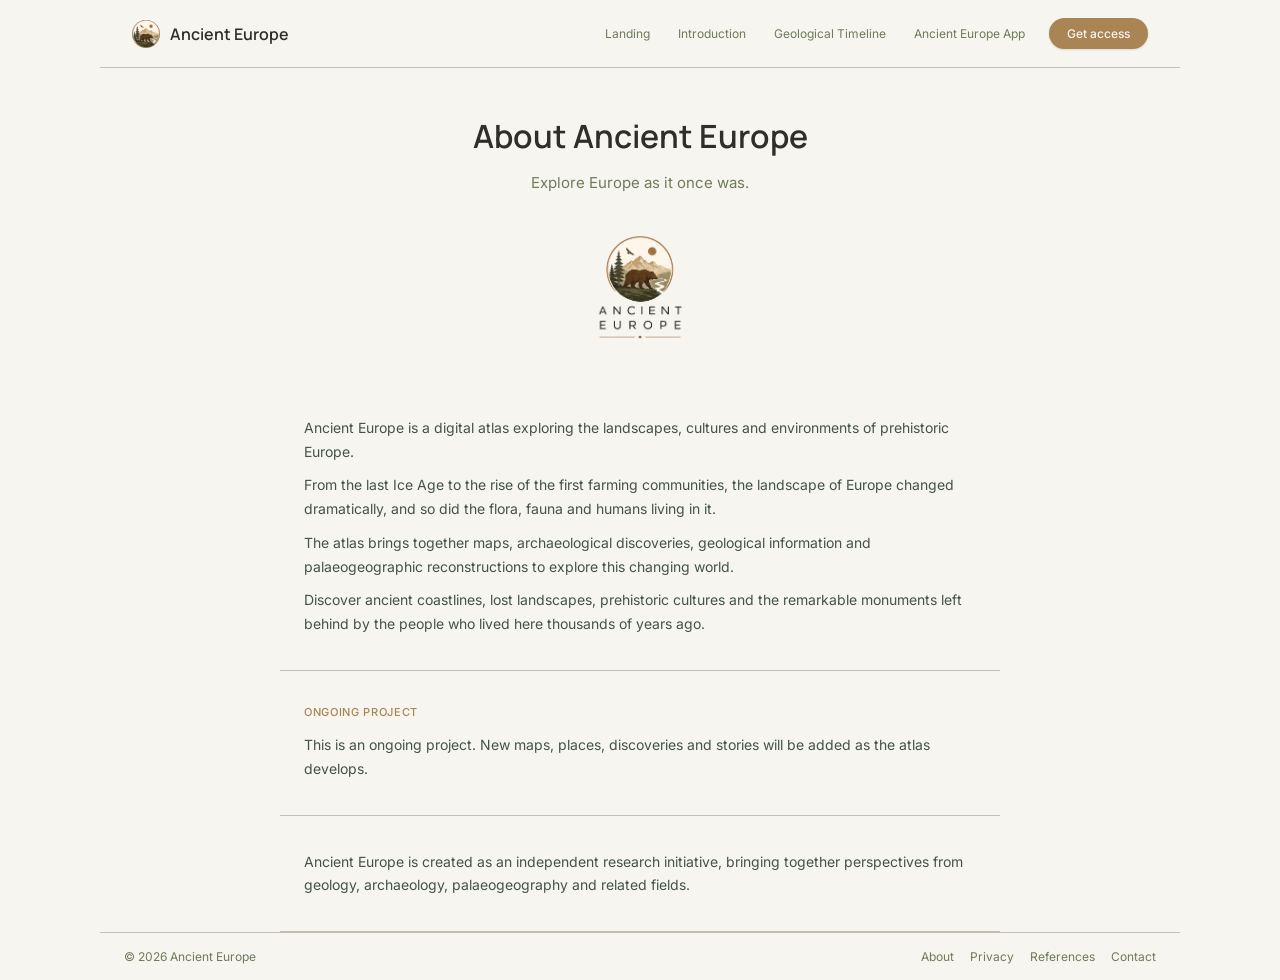
<file: ancient_europe_about.html>
<!DOCTYPE html>
<html lang="en">
<head>
<meta charset="UTF-8">
<title>About — Ancient Europe</title>
<meta name="viewport" content="width=device-width, initial-scale=1.0">
<link rel="preconnect" href="https://fonts.googleapis.com">
<style>
@import url('https://fonts.googleapis.com/css2?family=Manrope:wght@500;600;700&family=Inter:wght@400;500&display=swap');

body { margin: 0; background: #F7F5EF; }

.cp32 * { box-sizing: border-box; margin: 0; padding: 0; }
.cp32 {
  --charcoal: #2E2E2B;
  --bronze: #A98455;
  --moss: #6F7B5B;
  --pine: #435348;
  --stone: #C5BEB1;
  --sand: #ECE7DD;
  --water: #7D99A5;
  --page-bg: #F7F5EF;
  font-family: 'Inter', sans-serif;
  background: var(--page-bg);
  color: var(--pine);
}
.cp32 h1, .cp32 h2, .cp32 h3, .cp32 .heading-font { font-family: 'Manrope', sans-serif; color: var(--charcoal); }

.cp-page32 { max-width: 1080px; margin: 0 auto; background: var(--page-bg); }

.site-nav32 { display: flex; align-items: center; justify-content: space-between; padding: 18px 32px; border-bottom: 1px solid var(--stone); }
.site-nav-logo32 { font-family: 'Manrope', sans-serif; font-weight: 600; font-size: 16px; color: var(--charcoal); display: flex; align-items: center; gap: 10px; }
.site-nav-logo32 .mark32 { width: 28px; height: 28px; border-radius: 50%; background: var(--bronze); flex-shrink: 0; }
.site-nav-links32 { display: flex; gap: 4px; align-items: center; }
.site-nav-link32 { font-size: 12px; padding: 6px 12px; border-radius: 20px; color: var(--moss); text-decoration: none; cursor: pointer; font-family: 'Inter', sans-serif; }
.site-nav-link32.active { background: var(--sand); color: var(--charcoal); font-weight: 500; }
.site-nav-link32.cta-button32 {
  background: var(--bronze); color: var(--page-bg); font-weight: 500;
  padding: 8px 18px; margin-left: 8px; box-shadow: 0 1px 2px rgba(46,46,43,0.15);
}

.cp-hero32 { padding: 48px 24px 20px; text-align: center; }
.cp-eyebrow32 { font-size: 11px; font-weight: 500; color: var(--bronze); background: rgba(169,132,85,0.14); display: inline-block; padding: 4px 14px; border-radius: 20px; margin-bottom: 20px; letter-spacing: 0.06em; text-transform: uppercase; font-family: 'Inter', sans-serif; }
.cp-hero32 h1 { font-size: 32px; font-weight: 600; line-height: 1.28; margin-bottom: 14px; max-width: 580px; margin-left: auto; margin-right: auto; }
.cp-hero32 p { font-size: 15px; color: var(--moss); line-height: 1.65; max-width: 480px; margin: 0 auto; }

.badge-divider32 { display: flex; justify-content: center; padding: 8px 0 28px; }
.badge-divider32 img { height: 130px; }

.narrative-section32 { padding: 34px 24px; border-bottom: 1px solid var(--stone); max-width: 720px; margin: 0 auto; }
.narrative-section32:last-of-type { border-bottom: none; }
.narrative-label32 { font-size: 11px; font-weight: 500; color: var(--bronze); letter-spacing: 0.06em; margin-bottom: 14px; text-transform: uppercase; font-family: 'Inter', sans-serif; }
.narrative-section32 h2 { font-size: 20px; font-weight: 600; margin-bottom: 10px; line-height: 1.3; }
.narrative-section32 p { font-size: 14px; color: var(--pine); line-height: 1.7; }
.narrative-section32 p + p { margin-top: 10px; }

.site-footer32 { padding: 16px 24px; display: flex; align-items: center; justify-content: space-between; border-top: 1px solid var(--stone); }
.site-footer32 span { font-size: 12px; color: var(--moss); }
.footer-links32 { display: flex; gap: 16px; }
.footer-links32 a { font-size: 12px; color: var(--moss); text-decoration: none; }

@media (max-width: 720px) {
  .narrative-section32 { padding: 28px 20px; }
}
</style>
</head>
<body>

<div class="cp32">
<div class="cp-page32">

  <nav class="site-nav32">
    <div class="site-nav-logo32"><img class="mark32" src="assets/images/icon_LOGO_circle_only.PNG" alt="Ancient Europe logo" style="object-fit:cover;"/> Ancient Europe</div>
    <div class="site-nav-links32">
      <a class="site-nav-link32" href="index.html">Landing</a>
      <a class="site-nav-link32" href="ancient_europe_introduction_page_v3_5.html">Introduction</a>
      <a class="site-nav-link32" href="ancient_europe_geological_timeline_v1_3.html">Geological Timeline</a>
      <a class="site-nav-link32" href="app.html">Ancient Europe App</a>
      <a class="site-nav-link32 cta-button32" href="index.html#pricing">Get access</a>
    </div>
  </nav>

  <div class="cp-hero32">
    <h1>About Ancient Europe</h1>
    <p>Explore Europe as it once was.</p>
  </div>

  <div class="badge-divider32">
    <img src="assets/images/badge_ancienteurope_divider.PNG" alt="Ancient Europe logo">
  </div>

  <div class="narrative-section32">
    
    
    <div>
      <p>Ancient Europe is a digital atlas exploring the landscapes, cultures and environments of prehistoric Europe.</p>
      <p>From the last Ice Age to the rise of the first farming communities, the landscape of Europe changed dramatically, and so did the flora, fauna and humans living in it.</p>
      <p>The atlas brings together maps, archaeological discoveries, geological information and palaeogeographic reconstructions to explore this changing world.</p>
      <p>Discover ancient coastlines, lost landscapes, prehistoric cultures and the remarkable monuments left behind by the people who lived here thousands of years ago.</p>
    </div>
  </div>

  <div class="narrative-section32">
    <div class="narrative-label32">Ongoing project</div>
    
    <div>
      <p>This is an ongoing project. New maps, places, discoveries and stories will be added as the atlas develops.</p>
    </div>
  </div>

  <div class="narrative-section32">
    
    
    <div>
      <p>Ancient Europe is created as an independent research initiative, bringing together perspectives from geology, archaeology, palaeogeography and related fields.</p>
    </div>
  </div>

  <div class="site-footer32">
    <span>&copy; 2026 Ancient Europe</span>
    <div class="footer-links32">
      <a href="ancient_europe_about.html">About</a>
      <a href="ancient_europe_privacy.html">Privacy</a>
      <a href="ancient_europe_references.html">References</a>
      <a href="ancient_europe_contact.html">Contact</a>
    </div>
  </div>

</div>
</div>
</body>
</html>
</file>
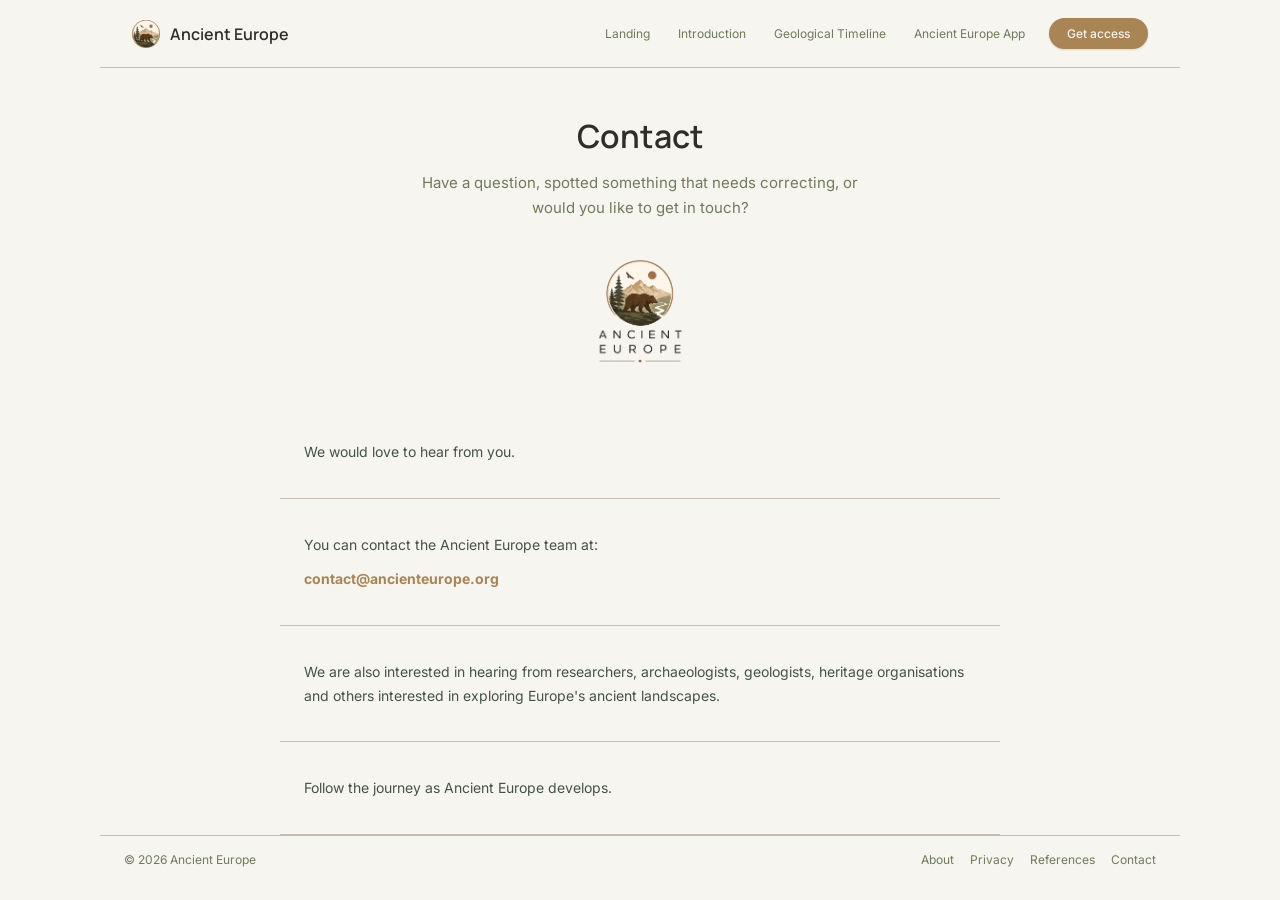
<file: ancient_europe_contact.html>
<!DOCTYPE html>
<html lang="en">
<head>
<meta charset="UTF-8">
<title>Contact — Ancient Europe</title>
<meta name="viewport" content="width=device-width, initial-scale=1.0">
<link rel="preconnect" href="https://fonts.googleapis.com">
<style>
@import url('https://fonts.googleapis.com/css2?family=Manrope:wght@500;600;700&family=Inter:wght@400;500&display=swap');

body { margin: 0; background: #F7F5EF; }

.cp32 * { box-sizing: border-box; margin: 0; padding: 0; }
.cp32 {
  --charcoal: #2E2E2B;
  --bronze: #A98455;
  --moss: #6F7B5B;
  --pine: #435348;
  --stone: #C5BEB1;
  --sand: #ECE7DD;
  --water: #7D99A5;
  --page-bg: #F7F5EF;
  font-family: 'Inter', sans-serif;
  background: var(--page-bg);
  color: var(--pine);
}
.cp32 h1, .cp32 h2, .cp32 h3, .cp32 .heading-font { font-family: 'Manrope', sans-serif; color: var(--charcoal); }

.cp-page32 { max-width: 1080px; margin: 0 auto; background: var(--page-bg); }

.site-nav32 { display: flex; align-items: center; justify-content: space-between; padding: 18px 32px; border-bottom: 1px solid var(--stone); }
.site-nav-logo32 { font-family: 'Manrope', sans-serif; font-weight: 600; font-size: 16px; color: var(--charcoal); display: flex; align-items: center; gap: 10px; }
.site-nav-logo32 .mark32 { width: 28px; height: 28px; border-radius: 50%; background: var(--bronze); flex-shrink: 0; }
.site-nav-links32 { display: flex; gap: 4px; align-items: center; }
.site-nav-link32 { font-size: 12px; padding: 6px 12px; border-radius: 20px; color: var(--moss); text-decoration: none; cursor: pointer; font-family: 'Inter', sans-serif; }
.site-nav-link32.active { background: var(--sand); color: var(--charcoal); font-weight: 500; }
.site-nav-link32.cta-button32 {
  background: var(--bronze); color: var(--page-bg); font-weight: 500;
  padding: 8px 18px; margin-left: 8px; box-shadow: 0 1px 2px rgba(46,46,43,0.15);
}

.cp-hero32 { padding: 48px 24px 20px; text-align: center; }
.cp-eyebrow32 { font-size: 11px; font-weight: 500; color: var(--bronze); background: rgba(169,132,85,0.14); display: inline-block; padding: 4px 14px; border-radius: 20px; margin-bottom: 20px; letter-spacing: 0.06em; text-transform: uppercase; font-family: 'Inter', sans-serif; }
.cp-hero32 h1 { font-size: 32px; font-weight: 600; line-height: 1.28; margin-bottom: 14px; max-width: 580px; margin-left: auto; margin-right: auto; }
.cp-hero32 p { font-size: 15px; color: var(--moss); line-height: 1.65; max-width: 480px; margin: 0 auto; }

.badge-divider32 { display: flex; justify-content: center; padding: 8px 0 28px; }
.badge-divider32 img { height: 130px; }

.narrative-section32 { padding: 34px 24px; border-bottom: 1px solid var(--stone); max-width: 720px; margin: 0 auto; }
.narrative-section32:last-of-type { border-bottom: none; }
.narrative-label32 { font-size: 11px; font-weight: 500; color: var(--bronze); letter-spacing: 0.06em; margin-bottom: 14px; text-transform: uppercase; font-family: 'Inter', sans-serif; }
.narrative-section32 h2 { font-size: 20px; font-weight: 600; margin-bottom: 10px; line-height: 1.3; }
.narrative-section32 p { font-size: 14px; color: var(--pine); line-height: 1.7; }
.narrative-section32 p + p { margin-top: 10px; }

.site-footer32 { padding: 16px 24px; display: flex; align-items: center; justify-content: space-between; border-top: 1px solid var(--stone); }
.site-footer32 span { font-size: 12px; color: var(--moss); }
.footer-links32 { display: flex; gap: 16px; }
.footer-links32 a { font-size: 12px; color: var(--moss); text-decoration: none; }

@media (max-width: 720px) {
  .narrative-section32 { padding: 28px 20px; }
}
</style>
</head>
<body>

<div class="cp32">
<div class="cp-page32">

  <nav class="site-nav32">
    <div class="site-nav-logo32"><img class="mark32" src="assets/images/icon_LOGO_circle_only.PNG" alt="Ancient Europe logo" style="object-fit:cover;"/> Ancient Europe</div>
    <div class="site-nav-links32">
      <a class="site-nav-link32" href="index.html">Landing</a>
      <a class="site-nav-link32" href="ancient_europe_introduction_page_v3_5.html">Introduction</a>
      <a class="site-nav-link32" href="ancient_europe_geological_timeline_v1_3.html">Geological Timeline</a>
      <a class="site-nav-link32" href="app.html">Ancient Europe App</a>
      <a class="site-nav-link32 cta-button32" href="index.html#pricing">Get access</a>
    </div>
  </nav>

  <div class="cp-hero32">
    <h1>Contact</h1>
    <p>Have a question, spotted something that needs correcting, or would you like to get in touch?</p>
  </div>

  <div class="badge-divider32">
    <img src="assets/images/badge_ancienteurope_divider.PNG" alt="Ancient Europe logo">
  </div>

  <div class="narrative-section32">
    
    
    <div>
      <p>We would love to hear from you.</p>
    </div>
  </div>

  <div class="narrative-section32">
    
    
    <div>
      <p>You can contact the Ancient Europe team at:</p>
      <p><strong><a href="mailto:contact@ancienteurope.org" style="color:var(--bronze);text-decoration:none;">contact@ancienteurope.org</a></strong></p>
    </div>
  </div>

  <div class="narrative-section32">
    
    
    <div>
      <p>We are also interested in hearing from researchers, archaeologists, geologists, heritage organisations and others interested in exploring Europe's ancient landscapes.</p>
    </div>
  </div>

  <div class="narrative-section32">
    
    
    <div>
      <p>Follow the journey as Ancient Europe develops.</p>
    </div>
  </div>

  <div class="site-footer32">
    <span>&copy; 2026 Ancient Europe</span>
    <div class="footer-links32">
      <a href="ancient_europe_about.html">About</a>
      <a href="ancient_europe_privacy.html">Privacy</a>
      <a href="ancient_europe_references.html">References</a>
      <a href="ancient_europe_contact.html">Contact</a>
    </div>
  </div>

</div>
</div>
</body>
</html>
</file>
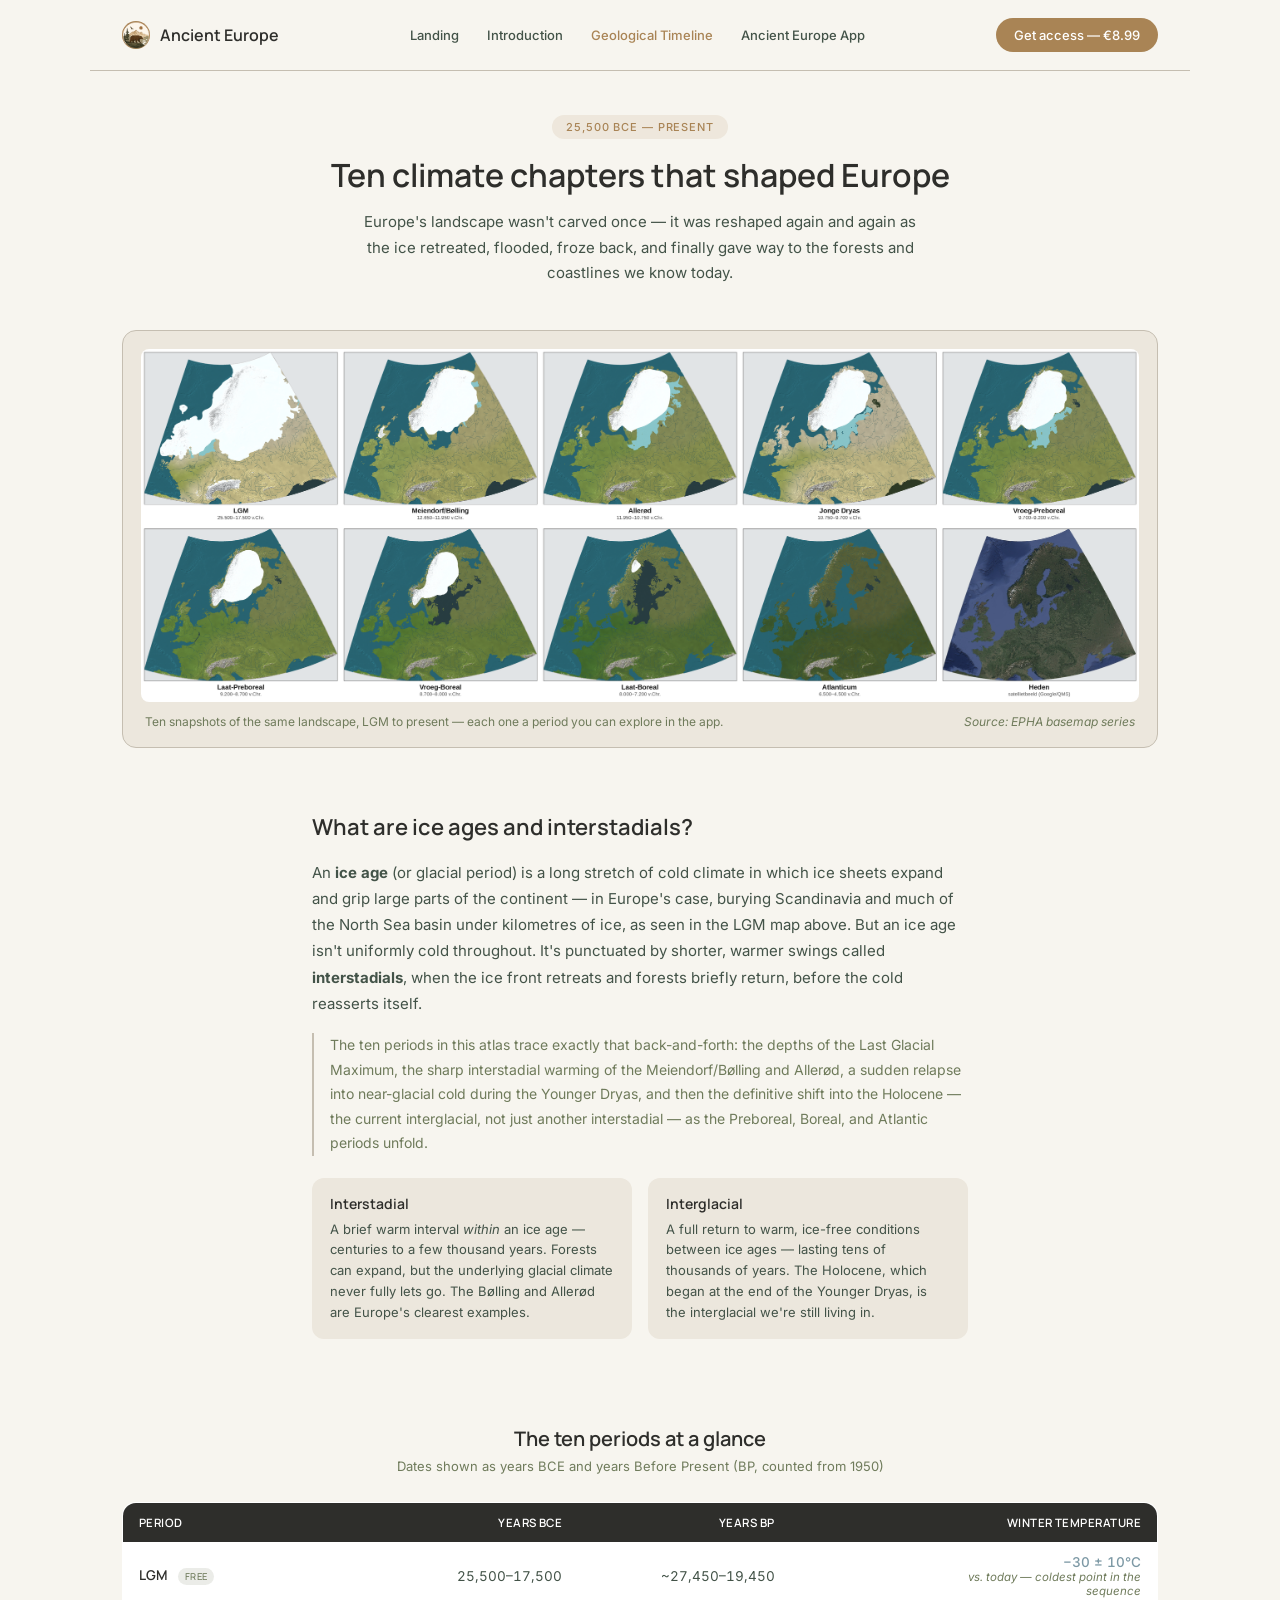
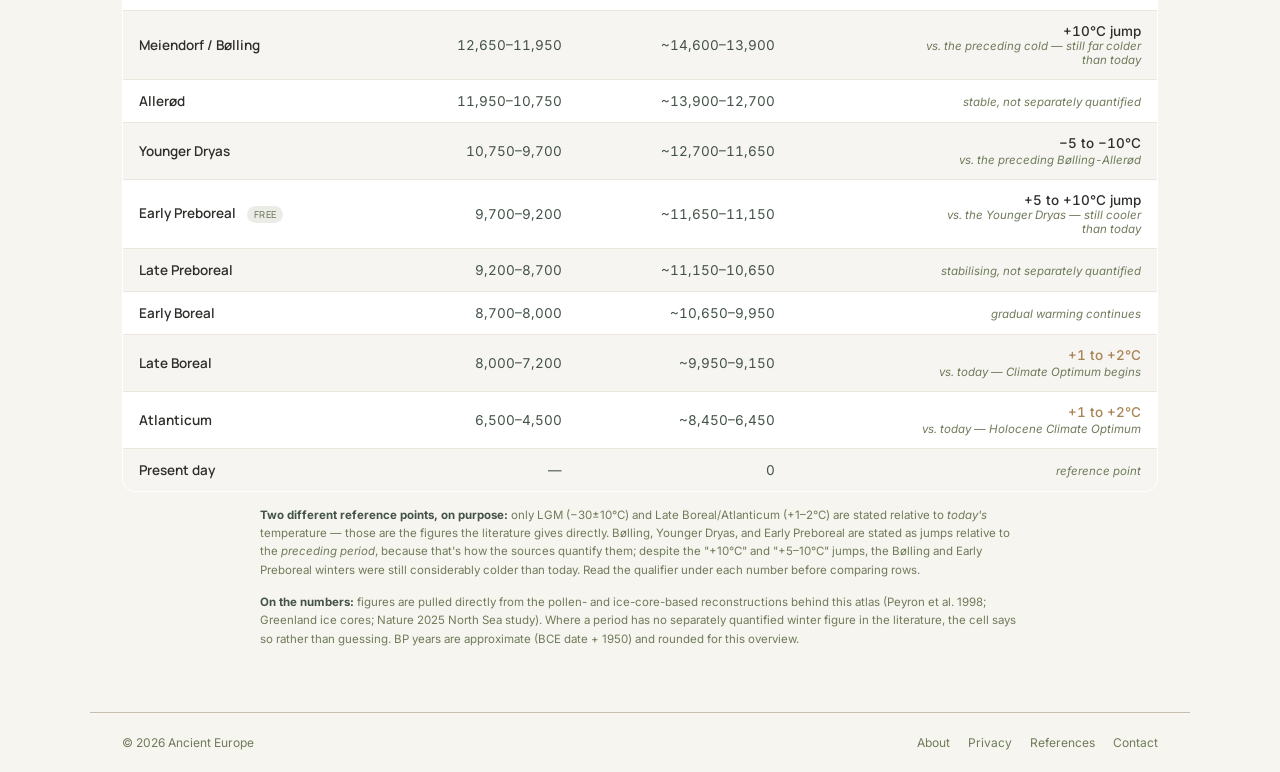
<file: ancient_europe_geological_timeline_v1_3.html>
<!DOCTYPE html>
<html lang="en">
<head>
<meta charset="UTF-8">
<meta name="viewport" content="width=device-width, initial-scale=1.0">
<title>Ancient Europe — Geological Timeline</title>
<link rel="preconnect" href="https://fonts.googleapis.com">
<link rel="preconnect" href="https://fonts.gstatic.com" crossorigin>
<link href="https://fonts.googleapis.com/css2?family=Manrope:wght@500;600&family=Inter:wght@400;500&display=swap" rel="stylesheet">
<style>
  :root{
    --charcoal:#2E2E2B;
    --bronze:#A98455;
    --moss:#6F7B5B;
    --pine:#435348;
    --stone:#C5BEB1;
    --sand:#ECE7DD;
    --water:#7D99A5;
    --page-bg:#F7F5EF;
  }
  * { box-sizing: border-box; margin:0; padding:0; }
  body{
    font-family:'Inter', sans-serif;
    background: var(--page-bg);
    color: var(--pine);
  }
  h1,h2,h3{ font-family:'Manrope', sans-serif; color: var(--charcoal); font-weight:600; }

  .page{ max-width: 1100px; margin: 0 auto; }

  /* NAV */
  .nav{
    display:flex; align-items:center; justify-content:space-between;
    padding: 18px 32px; border-bottom: 1px solid var(--stone);
  }
  .nav-logo{ font-family:'Manrope', sans-serif; font-weight:600; font-size:16px; color:var(--charcoal); display:flex; align-items:center; gap:10px; }
  .nav-logo .mark{ width:28px; height:28px; border-radius:50%; background:var(--bronze); }
  .nav-links{ display:flex; gap:28px; }
  .nav-links a{ font-size:13px; color: var(--pine); text-decoration:none; font-weight:500; }
  .nav-links a.current{ color: var(--bronze); }
  .nav-cta{ font-size:13px; padding:9px 18px; border-radius:20px; background:var(--bronze); color:#fff; border:none; font-weight:500; cursor:pointer; text-decoration:none; display:inline-block; }

  /* PAGE HEADER */
  .page-header{ padding: 44px 32px 8px; text-align:center; }
  .eyebrow{
    display:inline-block; font-size:11px; font-weight:500; letter-spacing:0.08em; text-transform:uppercase;
    color: var(--bronze); background: rgba(169,132,85,0.12); padding:5px 14px; border-radius:20px; margin-bottom:16px;
  }
  .page-header h1{ font-size:32px; line-height:1.25; max-width:640px; margin:0 auto 14px; }
  .page-header p.lede{ font-size:15px; color: var(--pine); line-height:1.7; max-width:560px; margin:0 auto; }

  /* OVERVIEW IMAGE SECTION */
  .overview-section{ padding: 36px 32px 8px; }
  .overview-frame{
    background: var(--sand); border-radius: 14px; padding: 18px; border: 1px solid var(--stone);
  }
  .overview-frame img{ width:100%; height:auto; display:block; border-radius:8px; }
  .overview-caption{
    display:flex; align-items:center; justify-content:space-between; gap:16px;
    margin-top:12px; padding: 0 4px;
  }
  .overview-caption span{ font-size:12px; color: var(--moss); }
  .overview-caption .source{ font-style:italic; }

  /* TEXT SECTION */
  .text-section{ padding: 56px 32px; max-width: 720px; margin: 0 auto; }
  .text-section h2{ font-size:22px; margin-bottom:18px; }
  .text-section p{ font-size:15px; line-height:1.75; color: var(--pine); margin-bottom:16px; }
  .text-section p.detail{ font-size:14px; color: var(--moss); border-left: 2px solid var(--stone); padding-left:16px; }
  .term-row{ display:flex; gap:16px; margin: 22px 0; flex-wrap:wrap; }
  .term-card{
    flex:1; min-width:200px; background: var(--sand); border-radius:12px; padding:16px 18px;
  }
  .term-card .term-label{ font-family:'Manrope', sans-serif; font-weight:600; font-size:14px; color: var(--charcoal); margin-bottom:6px; }
  .term-card p{ font-size:13px; color: var(--pine); line-height:1.6; margin:0; }

  /* TABLE SECTION */
  .table-section{ padding: 8px 32px 64px; }
  .table-section h2{ font-size:20px; margin-bottom:6px; text-align:center; }
  .table-sub{ text-align:center; font-size:13px; color: var(--moss); margin-bottom:28px; }

  .period-table{
    width:100%; border-collapse:collapse; background: #fff; border-radius:14px; overflow:hidden;
    border:1px solid var(--stone); font-size:13.5px;
  }
  .period-table thead th{
    background: var(--charcoal); color:#fff; text-align:left; padding:12px 16px;
    font-family:'Manrope', sans-serif; font-weight:600; font-size:11.5px; letter-spacing:0.04em; text-transform:uppercase;
  }
  .period-table thead th.num{ text-align:right; }
  .period-table tbody tr{ border-bottom:1px solid var(--sand); }
  .period-table tbody tr:last-child{ border-bottom:none; }
  .period-table tbody tr:nth-child(even){ background: rgba(236,231,221,0.4); }
  .period-table td{ padding:12px 16px; vertical-align:middle; color: var(--pine); }
  .period-table td.name{ font-weight:600; color: var(--charcoal); font-family:'Manrope', sans-serif; font-size:13.5px; }
  .period-table td.name .free-tag{
    display:inline-block; margin-left:8px; font-size:9.5px; font-weight:500; letter-spacing:0.03em; text-transform:uppercase;
    color: var(--moss); background: rgba(111,123,91,0.14); padding:2px 7px; border-radius:10px; vertical-align:middle;
  }
  .period-table td.num{ text-align:right; font-variant-numeric: tabular-nums; }
  .period-table td.temp{ text-align:right; font-variant-numeric: tabular-nums; }
  .period-table td.temp .qual{ font-size:11.5px; color: var(--moss); font-style:italic; max-width:220px; display:inline-block; }
  .period-table td.temp .val{ font-weight:500; color: var(--charcoal); }
  .period-table td.temp .val.cold{ color: var(--water); }
  .period-table td.temp .val.warm{ color: var(--bronze); }
  .period-table td.temp .val.neutral{ color: var(--charcoal); }
  .row-divider td{ padding:0; height:0; border-bottom: 2px solid var(--stone); }

  .table-footnote{ font-size:11.5px; color: var(--moss); margin-top:14px; line-height:1.6; max-width: 760px; margin-left:auto; margin-right:auto; }
  .table-footnote strong{ color: var(--pine); }

  /* FOOTER */
  .footer{
    padding: 22px 32px; border-top:1px solid var(--stone);
    display:flex; align-items:center; justify-content:space-between;
  }
  .footer span{ font-size:12px; color: var(--moss); }
  .footer-links{ display:flex; gap:18px; }
  .footer-links a{ font-size:12px; color: var(--moss); text-decoration:none; }

  @media (max-width: 640px){
    .nav-links{ display:none; }
    .page-header h1{ font-size:24px; }
    .period-table{ font-size:12px; }
    .period-table td, .period-table th{ padding:9px 8px; }
  }
</style>
</head>
<body>

<div class="page">

  <nav class="nav">
    <div class="nav-logo"><img class="mark" src="assets/images/icon_LOGO_circle_only.PNG" alt="Ancient Europe logo" style="object-fit:cover;"/> Ancient Europe</div>
    <div class="nav-links">
      <a href="index.html">Landing</a>
      <a href="ancient_europe_introduction_page_v3_5.html">Introduction</a>
      <a href="ancient_europe_geological_timeline_v1_3.html" class="current">Geological Timeline</a>
      <a href="app.html">Ancient Europe App</a>
    </div>
    <a class="nav-cta" href="index.html#pricing">Get access — €8.99</a>
  </nav>

  <header class="page-header">
    <div class="eyebrow">25,500 BCE — Present</div>
    <h1>Ten climate chapters that shaped Europe</h1>
    <p class="lede">Europe's landscape wasn't carved once — it was reshaped again and again as the ice retreated, flooded, froze back, and finally gave way to the forests and coastlines we know today.</p>
  </header>

  <section class="overview-section">
    <div class="overview-frame">
      <img src="assets/images/overview_grid_10periods.PNG" alt="Overview grid of ten maps showing the geological periods covered in Ancient Europe, from the LGM ice sheet to present-day satellite imagery">
      <div class="overview-caption">
        <span>Ten snapshots of the same landscape, LGM to present — each one a period you can explore in the app.</span>
        <span class="source">Source: EPHA basemap series</span>
      </div>
    </div>
  </section>

  <section class="text-section">
    <h2>What are ice ages and interstadials?</h2>
    <p>An <strong>ice age</strong> (or glacial period) is a long stretch of cold climate in which ice sheets expand and grip large parts of the continent — in Europe's case, burying Scandinavia and much of the North Sea basin under kilometres of ice, as seen in the LGM map above. But an ice age isn't uniformly cold throughout. It's punctuated by shorter, warmer swings called <strong>interstadials</strong>, when the ice front retreats and forests briefly return, before the cold reasserts itself.</p>
    <p class="detail">The ten periods in this atlas trace exactly that back-and-forth: the depths of the Last Glacial Maximum, the sharp interstadial warming of the Meiendorf/Bølling and Allerød, a sudden relapse into near-glacial cold during the Younger Dryas, and then the definitive shift into the Holocene — the current interglacial, not just another interstadial — as the Preboreal, Boreal, and Atlantic periods unfold.</p>

    <div class="term-row">
      <div class="term-card">
        <div class="term-label">Interstadial</div>
        <p>A brief warm interval <em>within</em> an ice age — centuries to a few thousand years. Forests can expand, but the underlying glacial climate never fully lets go. The Bølling and Allerød are Europe's clearest examples.</p>
      </div>
      <div class="term-card">
        <div class="term-label">Interglacial</div>
        <p>A full return to warm, ice-free conditions between ice ages — lasting tens of thousands of years. The Holocene, which began at the end of the Younger Dryas, is the interglacial we're still living in.</p>
      </div>
    </div>
  </section>

  <section class="table-section">
    <h2>The ten periods at a glance</h2>
    <p class="table-sub">Dates shown as years BCE and years Before Present (BP, counted from 1950)</p>

    <table class="period-table">
      <thead>
        <tr>
          <th>Period</th>
          <th class="num">Years BCE</th>
          <th class="num">Years BP</th>
          <th class="num">Winter temperature</th>
        </tr>
      </thead>
      <tbody>
        <tr>
          <td class="name">LGM <span class="free-tag">Free</span></td>
          <td class="num">25,500–17,500</td>
          <td class="num">~27,450–19,450</td>
          <td class="temp"><span class="val cold">−30 ± 10°C</span><br><span class="qual">vs. today — coldest point in the sequence</span></td>
        </tr>
        <tr>
          <td class="name">Meiendorf / Bølling</td>
          <td class="num">12,650–11,950</td>
          <td class="num">~14,600–13,900</td>
          <td class="temp"><span class="val neutral">+10°C jump</span><br><span class="qual">vs. the preceding cold — still far colder than today</span></td>
        </tr>
        <tr>
          <td class="name">Allerød</td>
          <td class="num">11,950–10,750</td>
          <td class="num">~13,900–12,700</td>
          <td class="temp"><span class="qual">stable, not separately quantified</span></td>
        </tr>
        <tr>
          <td class="name">Younger Dryas</td>
          <td class="num">10,750–9,700</td>
          <td class="num">~12,700–11,650</td>
          <td class="temp"><span class="val neutral">−5 to −10°C</span><br><span class="qual">vs. the preceding Bølling-Allerød</span></td>
        </tr>
        <tr>
          <td class="name">Early Preboreal <span class="free-tag">Free</span></td>
          <td class="num">9,700–9,200</td>
          <td class="num">~11,650–11,150</td>
          <td class="temp"><span class="val neutral">+5 to +10°C jump</span><br><span class="qual">vs. the Younger Dryas — still cooler than today</span></td>
        </tr>
        <tr>
          <td class="name">Late Preboreal</td>
          <td class="num">9,200–8,700</td>
          <td class="num">~11,150–10,650</td>
          <td class="temp"><span class="qual">stabilising, not separately quantified</span></td>
        </tr>
        <tr>
          <td class="name">Early Boreal</td>
          <td class="num">8,700–8,000</td>
          <td class="num">~10,650–9,950</td>
          <td class="temp"><span class="qual">gradual warming continues</span></td>
        </tr>
        <tr>
          <td class="name">Late Boreal</td>
          <td class="num">8,000–7,200</td>
          <td class="num">~9,950–9,150</td>
          <td class="temp"><span class="val warm">+1 to +2°C</span><br><span class="qual">vs. today — Climate Optimum begins</span></td>
        </tr>
        <tr>
          <td class="name">Atlanticum</td>
          <td class="num">6,500–4,500</td>
          <td class="num">~8,450–6,450</td>
          <td class="temp"><span class="val warm">+1 to +2°C</span><br><span class="qual">vs. today — Holocene Climate Optimum</span></td>
        </tr>
        <tr>
          <td class="name">Present day</td>
          <td class="num">—</td>
          <td class="num">0</td>
          <td class="temp"><span class="qual">reference point</span></td>
        </tr>
      </tbody>
    </table>

    <p class="table-footnote">
      <strong>Two different reference points, on purpose:</strong> only LGM (−30±10°C) and Late Boreal/Atlanticum (+1–2°C) are stated relative to <em>today's</em> temperature — those are the figures the literature gives directly. Bølling, Younger Dryas, and Early Preboreal are stated as jumps relative to the <em>preceding period</em>, because that's how the sources quantify them; despite the "+10°C" and "+5–10°C" jumps, the Bølling and Early Preboreal winters were still considerably colder than today. Read the qualifier under each number before comparing rows.
    </p>
    <p class="table-footnote">
      <strong>On the numbers:</strong> figures are pulled directly from the pollen- and ice-core-based reconstructions behind this atlas (Peyron et al. 1998; Greenland ice cores; Nature 2025 North Sea study). Where a period has no separately quantified winter figure in the literature, the cell says so rather than guessing. BP years are approximate (BCE date + 1950) and rounded for this overview.
    </p>
  </section>

  <div class="footer">
    <span>© 2026 Ancient Europe</span>
    <div class="footer-links">
      <a href="ancient_europe_about.html">About</a>
      <a href="ancient_europe_privacy.html">Privacy</a>
      <a href="ancient_europe_references.html">References</a>
      <a href="ancient_europe_contact.html">Contact</a>
    </div>
  </div>

</div>

</body>
</html>
</file>
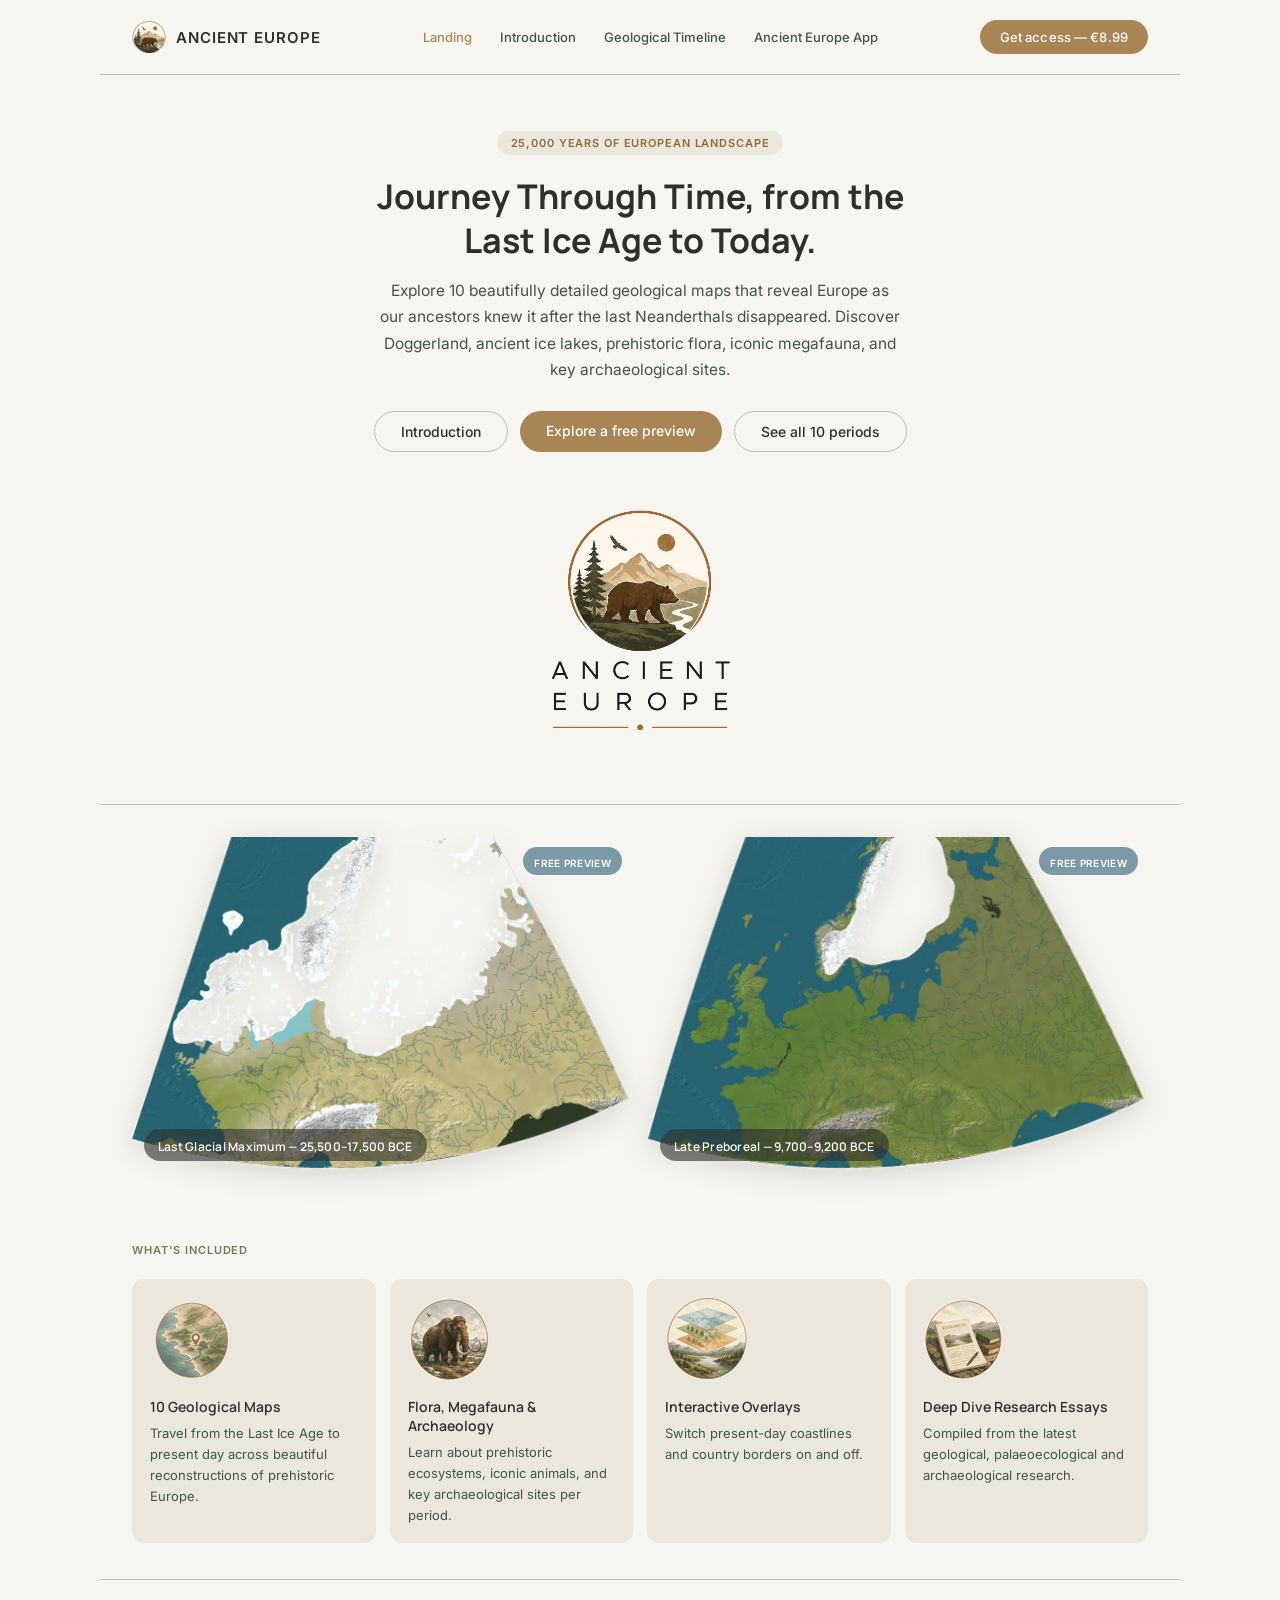
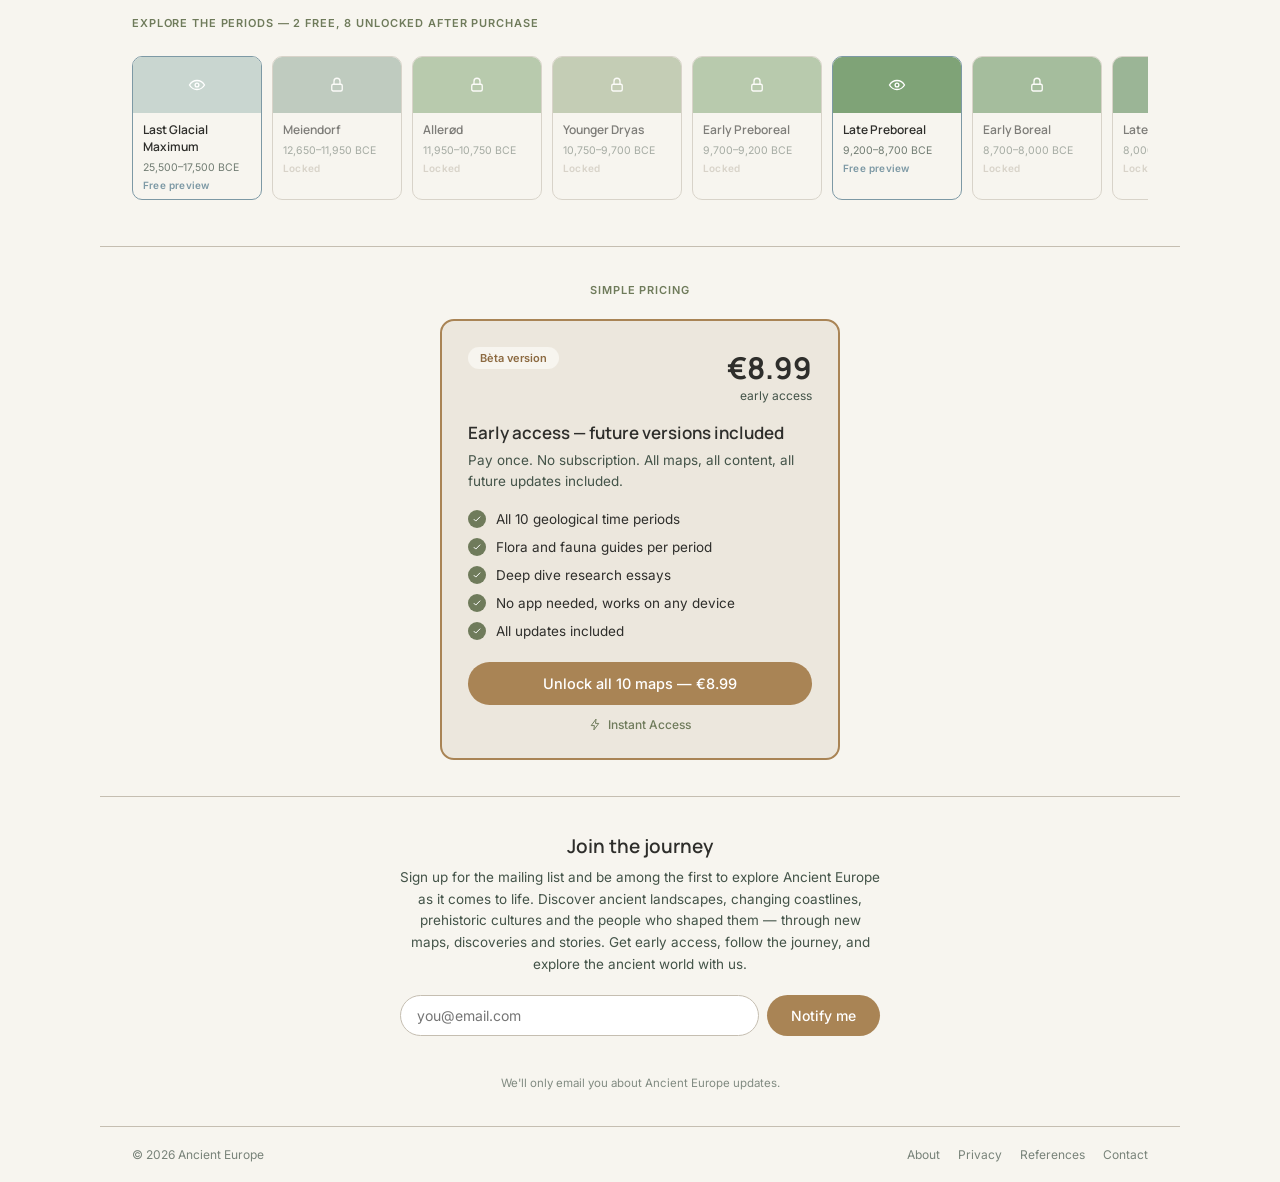
<file: ancient_europe_landing_page_v3_15.html>
<!DOCTYPE html>
<html lang="en">
<head>
<meta charset="UTF-8">
<title>Ancient Europe — Landing Page</title>
<meta name="viewport" content="width=device-width, initial-scale=1.0">
<link rel="preconnect" href="https://fonts.googleapis.com">
<link href="https://fonts.googleapis.com/css2?family=Manrope:wght@500;600;700&family=Inter:wght@400;500;600&display=swap" rel="stylesheet">
<style>
  :root{
    --charcoal:#2E2E2B;
    --bronze:#A98455;
    --bronze-dark:#8C6A41;
    --moss:#6F7B5B;
    --pine:#435348;
    --stone:#C5BEB1;
    --sand:#ECE7DD;
    --water:#7D99A5;
    --page-bg:#F7F5EF;
  }
  *{box-sizing:border-box;margin:0;padding:0;}
  body{
    font-family:'Inter',sans-serif;
    background:var(--page-bg);
    color:var(--pine);
  }
  h1,h2,h3,.font-heading{font-family:'Manrope',sans-serif;color:var(--charcoal);}
  .lp{max-width:1080px;margin:0 auto;background:var(--page-bg);}

  /* NAV */
  .nav{display:flex;align-items:center;justify-content:space-between;padding:20px 32px;border-bottom:1px solid var(--stone);}
  .nav-logo{display:flex;align-items:center;gap:10px;font-size:15px;font-weight:600;letter-spacing:0.06em;color:var(--charcoal);text-transform:uppercase;}
  .nav-logo img{height:34px;width:34px;object-fit:contain;display:block;}
  .nav-cta{font-size:13px;padding:9px 20px;border-radius:24px;background:var(--bronze);color:#fff;border:none;cursor:pointer;font-weight:500;font-family:'Inter',sans-serif;letter-spacing:0.01em;transition:background .15s;text-decoration:none;display:inline-block;}
  .nav-cta:hover{background:var(--bronze-dark);}
  .nav-links{ display:flex; gap:28px; }
  .nav-links a{ font-size:13px; color: var(--pine); text-decoration:none; font-weight:500; }
  .nav-links a.current{ color: var(--bronze); }
  @media (max-width: 860px){ .nav-links{ display:none; } }

  /* HERO */
  .hero{padding:56px 32px 40px;text-align:center;border-bottom:1px solid var(--stone);}
  .hero-eyebrow{font-size:11px;font-weight:600;color:var(--bronze-dark);background:var(--sand);display:inline-block;padding:5px 14px;border-radius:20px;margin-bottom:20px;letter-spacing:0.08em;text-transform:uppercase;}
  .hero h1{font-size:34px;font-weight:700;line-height:1.28;margin-bottom:16px;max-width:600px;margin-left:auto;margin-right:auto;}
  .hero p{font-size:15.5px;color:var(--pine);line-height:1.7;max-width:520px;margin:0 auto 28px;}
  .hero-btns{display:flex;justify-content:center;gap:12px;flex-wrap:wrap;}
  .btn-primary{padding:11px 26px;border-radius:24px;background:var(--bronze);color:#fff;border:none;font-size:14px;font-weight:500;cursor:pointer;font-family:'Inter',sans-serif;text-decoration:none;display:inline-block;}
  .btn-primary:hover{background:var(--bronze-dark);}
  .btn-secondary{padding:11px 26px;border-radius:24px;background:transparent;color:var(--charcoal);border:1px solid var(--stone);font-size:14px;font-weight:500;cursor:pointer;font-family:'Inter',sans-serif;text-decoration:none;display:inline-block;}
  .btn-secondary:hover{border-color:var(--moss);}

  .hero-logo{display:flex;justify-content:center;margin-top:32px;}
  .hero-logo img{width:280px;height:280px;object-fit:contain;display:block;}

  /* MAP PREVIEW — two free-period wedge figures, floating on the page (no card frame) */
  .map-preview-section{padding:32px 32px 36px;}
  .map-preview-grid{display:grid;grid-template-columns:1fr 1fr;gap:16px;}
  .map-figure{position:relative;aspect-ratio:3/2;display:flex;align-items:center;justify-content:center;}
  .map-figure img{width:100%;height:100%;object-fit:contain;display:block;filter:drop-shadow(0 6px 14px rgba(46,46,43,0.16));}
  .map-figure-label{position:absolute;bottom:10px;left:12px;background:rgba(46,46,43,0.6);padding:6px 14px;border-radius:20px;}
  .map-figure-label span{font-size:12px;color:#fff;font-weight:600;font-family:'Manrope',sans-serif;letter-spacing:0.02em;}
  .map-figure-freetag{position:absolute;top:10px;right:10px;background:var(--water);padding:4px 11px;border-radius:20px;}
  .map-figure-freetag span{font-size:10px;color:#fff;font-weight:600;letter-spacing:0.03em;text-transform:uppercase;}

  /* SECTIONS */
  .section{padding:36px 32px;border-bottom:1px solid var(--stone);}
  .section-label{font-size:11px;font-weight:600;color:var(--moss);letter-spacing:0.08em;text-transform:uppercase;margin-bottom:22px;}
  .features-grid{display:grid;grid-template-columns:repeat(auto-fit,minmax(180px,1fr));gap:14px;}
  .feat-card{padding:18px;background:var(--sand);border-radius:12px;}
  .feat-icon{width:86px;height:86px;border-radius:50%;display:block;margin-bottom:14px;object-fit:contain;}
  .feat-card p{font-size:14px;font-weight:600;color:var(--charcoal);margin-bottom:6px;font-family:'Manrope',sans-serif;}
  .feat-card span{font-size:13px;color:var(--pine);line-height:1.55;}

  .preview-strip{display:flex;gap:10px;overflow-x:auto;padding:4px 0 10px;}
  .period-preview{flex-shrink:0;width:130px;border-radius:10px;border:1px solid var(--stone);overflow:hidden;cursor:pointer;background:var(--page-bg);display:block;text-decoration:none;color:inherit;}
  .period-preview.locked{opacity:0.6;}
  .period-preview.free{border-color:var(--water);}
  .pp-map{height:56px;display:flex;align-items:center;justify-content:center;color:#fff;}
  .pp-map svg{width:18px;height:18px;}
  .pp-label{padding:8px 10px;}
  .pp-label p{font-size:12px;font-weight:600;color:var(--charcoal);font-family:'Manrope',sans-serif;}
  .pp-label span{font-size:10.5px;color:var(--pine);opacity:0.75;}
  .pp-tag{font-size:10px;font-weight:600;margin-top:4px;letter-spacing:0.02em;}
  .pp-tag.free{color:var(--water);}
  .pp-tag.locked{color:var(--stone);}

  /* PRICING */
  .pricing-section{padding:36px 32px;border-bottom:1px solid var(--stone);}
  .pricing-card{border:2px solid var(--bronze);border-radius:14px;padding:26px;max-width:400px;margin:0 auto;background:var(--sand);}
  .pricing-top{display:flex;align-items:flex-start;justify-content:space-between;margin-bottom:18px;}
  .pricing-badge{font-size:11px;background:var(--page-bg);color:var(--bronze-dark);padding:4px 12px;border-radius:20px;font-weight:600;}
  .price-display{text-align:right;}
  .price-display .amount{font-size:30px;font-weight:700;color:var(--charcoal);font-family:'Manrope',sans-serif;}
  .price-display .sub{font-size:12px;color:var(--pine);}
  .pricing-title{font-size:17px;font-weight:600;color:var(--charcoal);margin-bottom:6px;font-family:'Manrope',sans-serif;}
  .pricing-desc{font-size:13.5px;color:var(--pine);margin-bottom:18px;line-height:1.55;}
  .pricing-features{display:flex;flex-direction:column;gap:10px;margin-bottom:22px;}
  .pf-row{display:flex;align-items:center;gap:10px;font-size:13.5px;color:var(--charcoal);}
  .pf-row .check{width:18px;height:18px;border-radius:50%;background:var(--moss);color:#fff;display:flex;align-items:center;justify-content:center;flex-shrink:0;}
  .pf-row .check svg{width:10px;height:10px;}
  .buy-btn{width:100%;padding:13px;border-radius:24px;background:var(--bronze);color:#fff;border:none;font-size:14.5px;font-weight:500;cursor:pointer;font-family:'Inter',sans-serif;display:block;box-sizing:border-box;text-align:center;text-decoration:none;}
  .buy-btn:hover{background:var(--bronze-dark);}
  .guarantee{display:flex;align-items:center;justify-content:center;gap:6px;margin-top:12px;font-size:12px;color:var(--moss);font-weight:500;}
  .guarantee svg{width:13px;height:13px;}

  /* SOCIAL PROOF */
  .social-proof{padding:32px;border-bottom:1px solid var(--stone);}
  .testimonials{display:grid;grid-template-columns:repeat(auto-fit,minmax(200px,1fr));gap:12px;}
  .tcard{padding:18px;background:var(--sand);border-radius:12px;}
  .tcard-stars{color:var(--bronze);font-size:13px;margin-bottom:10px;letter-spacing:2px;}
  .tcard p{font-size:13px;color:var(--pine);line-height:1.6;margin-bottom:10px;font-style:italic;}
  .tcard-author{font-size:12px;font-weight:600;color:var(--charcoal);font-family:'Manrope',sans-serif;}

  /* MAILING LIST */
  .mailing-section{padding:36px 32px;border-bottom:1px solid var(--stone);}
  .mailing-card{max-width:480px;margin:0 auto;text-align:center;}
  .mailing-card h3{font-size:19px;font-weight:600;margin-bottom:8px;}
  .mailing-card p{font-size:13.5px;color:var(--pine);line-height:1.6;margin-bottom:20px;}
  .mailing-form{display:flex;gap:8px;flex-wrap:wrap;justify-content:center;}
  .mailing-form input[type="email"]{flex:1;min-width:200px;padding:11px 16px;border-radius:24px;border:1px solid var(--stone);font-family:'Inter',sans-serif;font-size:14px;color:var(--charcoal);background:#fff;}
  .mailing-form input[type="email"]:focus{outline:none;border-color:var(--bronze);}
  .mailing-form button{padding:11px 24px;border-radius:24px;background:var(--bronze);color:#fff;border:none;font-size:14px;font-weight:500;cursor:pointer;font-family:'Inter',sans-serif;white-space:nowrap;}
  .mailing-form button:hover{background:var(--bronze-dark);}
  .mailing-form button:disabled{opacity:0.6;cursor:default;}
  .mailing-note{font-size:11.5px;color:var(--pine);opacity:0.65;margin-top:10px;}
  .mailing-status{font-size:13px;margin-top:12px;min-height:18px;}
  .mailing-status.success{color:var(--moss);font-weight:500;}
  .mailing-status.error{color:#b5543f;font-weight:500;}

  .footer{padding:20px 32px;display:flex;align-items:center;justify-content:space-between;flex-wrap:wrap;gap:10px;}
  .footer span{font-size:12px;color:var(--pine);opacity:0.7;}
  .footer-links{display:flex;gap:18px;}
  .footer-links a{font-size:12px;color:var(--pine);opacity:0.7;text-decoration:none;}
  .footer-links a:hover{opacity:1;color:var(--bronze-dark);}
</style>
</head>
<body>

<div class="lp">

  <nav class="nav">
    <div class="nav-logo"><img src="assets/images/icon_LOGO_circle_only.PNG" alt="Ancient Europe" /> Ancient Europe</div>
    <div class="nav-links">
      <a href="index.html" class="current">Landing</a>
      <a href="ancient_europe_introduction_page_v3_5.html">Introduction</a>
      <a href="ancient_europe_geological_timeline_v1_3.html">Geological Timeline</a>
      <a href="app.html">Ancient Europe App</a>
    </div>
    <a class="nav-cta" href="#pricing">Get access — €8.99</a>
  </nav>

  <div class="hero">
    <div class="hero-eyebrow">25,000 years of European landscape</div>
    <h1>Journey Through Time, from the Last Ice Age to Today.</h1>
    <p>Explore 10 beautifully detailed geological maps that reveal Europe as our ancestors knew it after the last Neanderthals disappeared. Discover Doggerland, ancient ice lakes, prehistoric flora, iconic megafauna, and key archaeological sites.</p>
    <div class="hero-btns">
      <a class="btn-secondary" href="ancient_europe_introduction_page_v3_5.html">Introduction</a>
      <a class="btn-primary" href="app.html?period=lgm">Explore a free preview</a>
      <a class="btn-secondary" href="#periods">See all 10 periods</a>
    </div>

    <div class="hero-logo">
      <img src="assets/images/badge_ancienteurope_divider.PNG" alt="Ancient Europe logo">
    </div>

  </div>

  <div class="map-preview-section">
    <div class="map-preview-grid">
      <div class="map-figure">
        <img src="assets/images/map_lgm_free_preview.PNG" alt="Last Glacial Maximum map" />
        <div class="map-figure-freetag"><span>Free preview</span></div>
        <div class="map-figure-label"><span>Last Glacial Maximum &mdash; 25,500&ndash;17,500 BCE</span></div>
      </div>
      <div class="map-figure">
        <img src="assets/images/map_latepreboreal_free_preview.PNG" alt="Late Preboreal map, showing Doggerland" />
        <div class="map-figure-freetag"><span>Free preview</span></div>
        <div class="map-figure-label"><span>Late Preboreal &mdash; 9,700&ndash;9,200 BCE</span></div>
      </div>
    </div>
  </div>

  <div class="section">
    <div class="section-label">What's Included</div>
    <div class="features-grid">
      <div class="feat-card">
        <img class="feat-icon" src="assets/images/icon_maps.PNG" alt="maps icon">
        <p>10 Geological Maps</p>
        <span>Travel from the Last Ice Age to present day across beautiful reconstructions of prehistoric Europe.</span>
      </div>
      <div class="feat-card">
        <img class="feat-icon" src="assets/images/icon_florafauna.PNG" alt="florafauna icon">
        <p>Flora, Megafauna &amp; Archaeology</p>
        <span>Learn about prehistoric ecosystems, iconic animals, and key archaeological sites per period.</span>
      </div>
      <div class="feat-card">
        <img class="feat-icon" src="assets/images/icon_Overlays.PNG" alt="Overlays icon">
        <p>Interactive Overlays</p>
        <span>Switch present-day coastlines and country borders on and off.</span>
      </div>
      <div class="feat-card">
        <img class="feat-icon" src="assets/images/icon_deepdive.PNG" alt="deepdive icon">
        <p>Deep Dive Research Essays</p>
        <span>Compiled from the latest geological, palaeoecological and archaeological research.</span>
      </div>
    </div>
  </div>

  <div class="section" id="periods">
    <div class="section-label">Explore the periods — 2 free, 8 unlocked after purchase</div>
    <div class="preview-strip">
      <a class="period-preview free" href="app.html?period=lgm">
        <div class="pp-map" style="background:#c9d6d0;">
          <svg viewBox="0 0 24 24" fill="none" xmlns="http://www.w3.org/2000/svg"><path d="M2 12s3.5-6 10-6 10 6 10 6-3.5 6-10 6-10-6-10-6Z" stroke="white" stroke-width="1.8"/><circle cx="12" cy="12" r="2.5" stroke="white" stroke-width="1.8"/></svg>
        </div>
        <div class="pp-label"><p>Last Glacial Maximum</p><span>25,500–17,500 BCE</span><div class="pp-tag free">Free preview</div></div>
      </a>
      <a class="period-preview locked" href="#pricing">
        <div class="pp-map" style="background:#9ab0a0;">
          <svg viewBox="0 0 24 24" fill="none" xmlns="http://www.w3.org/2000/svg"><rect x="5" y="11" width="14" height="9" rx="2" stroke="white" stroke-width="1.8"/><path d="M8 11V7a4 4 0 0 1 8 0v4" stroke="white" stroke-width="1.8" stroke-linecap="round"/></svg>
        </div>
        <div class="pp-label"><p>Meiendorf</p><span>12,650–11,950 BCE</span><div class="pp-tag locked">Locked</div></div>
      </a>
      <a class="period-preview locked" href="#pricing">
        <div class="pp-map" style="background:#8fae82;">
          <svg viewBox="0 0 24 24" fill="none" xmlns="http://www.w3.org/2000/svg"><rect x="5" y="11" width="14" height="9" rx="2" stroke="white" stroke-width="1.8"/><path d="M8 11V7a4 4 0 0 1 8 0v4" stroke="white" stroke-width="1.8" stroke-linecap="round"/></svg>
        </div>
        <div class="pp-label"><p>Allerød</p><span>11,950–10,750 BCE</span><div class="pp-tag locked">Locked</div></div>
      </a>
      <a class="period-preview locked" href="#pricing">
        <div class="pp-map" style="background:#a3b48f;">
          <svg viewBox="0 0 24 24" fill="none" xmlns="http://www.w3.org/2000/svg"><rect x="5" y="11" width="14" height="9" rx="2" stroke="white" stroke-width="1.8"/><path d="M8 11V7a4 4 0 0 1 8 0v4" stroke="white" stroke-width="1.8" stroke-linecap="round"/></svg>
        </div>
        <div class="pp-label"><p>Younger Dryas</p><span>10,750–9,700 BCE</span><div class="pp-tag locked">Locked</div></div>
      </a>
      <a class="period-preview locked" href="#pricing">
        <div class="pp-map" style="background:#8fae82;">
          <svg viewBox="0 0 24 24" fill="none" xmlns="http://www.w3.org/2000/svg"><rect x="5" y="11" width="14" height="9" rx="2" stroke="white" stroke-width="1.8"/><path d="M8 11V7a4 4 0 0 1 8 0v4" stroke="white" stroke-width="1.8" stroke-linecap="round"/></svg>
        </div>
        <div class="pp-label"><p>Early Preboreal</p><span>9,700–9,200 BCE</span><div class="pp-tag locked">Locked</div></div>
      </a>
      <a class="period-preview free" href="app.html?period=late-preboreal">
        <div class="pp-map" style="background:#7fa377;">
          <svg viewBox="0 0 24 24" fill="none" xmlns="http://www.w3.org/2000/svg"><path d="M2 12s3.5-6 10-6 10 6 10 6-3.5 6-10 6-10-6-10-6Z" stroke="white" stroke-width="1.8"/><circle cx="12" cy="12" r="2.5" stroke="white" stroke-width="1.8"/></svg>
        </div>
        <div class="pp-label"><p>Late Preboreal</p><span>9,200–8,700 BCE</span><div class="pp-tag free">Free preview</div></div>
      </a>
      <a class="period-preview locked" href="#pricing">
        <div class="pp-map" style="background:#6f9868;">
          <svg viewBox="0 0 24 24" fill="none" xmlns="http://www.w3.org/2000/svg"><rect x="5" y="11" width="14" height="9" rx="2" stroke="white" stroke-width="1.8"/><path d="M8 11V7a4 4 0 0 1 8 0v4" stroke="white" stroke-width="1.8" stroke-linecap="round"/></svg>
        </div>
        <div class="pp-label"><p>Early Boreal</p><span>8,700–8,000 BCE</span><div class="pp-tag locked">Locked</div></div>
      </a>
      <a class="period-preview locked" href="#pricing">
        <div class="pp-map" style="background:#5f8c5c;">
          <svg viewBox="0 0 24 24" fill="none" xmlns="http://www.w3.org/2000/svg"><rect x="5" y="11" width="14" height="9" rx="2" stroke="white" stroke-width="1.8"/><path d="M8 11V7a4 4 0 0 1 8 0v4" stroke="white" stroke-width="1.8" stroke-linecap="round"/></svg>
        </div>
        <div class="pp-label"><p>Late Boreal</p><span>8,000–7,200 BCE</span><div class="pp-tag locked">Locked</div></div>
      </a>
      <a class="period-preview locked" href="#pricing">
        <div class="pp-map" style="background:#4f8060;">
          <svg viewBox="0 0 24 24" fill="none" xmlns="http://www.w3.org/2000/svg"><rect x="5" y="11" width="14" height="9" rx="2" stroke="white" stroke-width="1.8"/><path d="M8 11V7a4 4 0 0 1 8 0v4" stroke="white" stroke-width="1.8" stroke-linecap="round"/></svg>
        </div>
        <div class="pp-label"><p>Atlantic</p><span>6,500–4,500 BCE</span><div class="pp-tag locked">Locked</div></div>
      </a>
      <a class="period-preview locked" href="#pricing">
        <div class="pp-map" style="background:#3f6b52;">
          <svg viewBox="0 0 24 24" fill="none" xmlns="http://www.w3.org/2000/svg"><rect x="5" y="11" width="14" height="9" rx="2" stroke="white" stroke-width="1.8"/><path d="M8 11V7a4 4 0 0 1 8 0v4" stroke="white" stroke-width="1.8" stroke-linecap="round"/></svg>
        </div>
        <div class="pp-label"><p>Present Day</p><span>0 BCE</span><div class="pp-tag locked">Locked</div></div>
      </a>
    </div>
  </div>

  <div class="pricing-section" id="pricing">
    <div class="section-label" style="text-align:center;">Simple pricing</div>
    <div class="pricing-card">
      <div class="pricing-top">
        <div><div class="pricing-badge">Bèta version</div></div>
        <div class="price-display">
          <div class="amount">€8.99</div>
          <div class="sub">early access</div>
        </div>
      </div>
      <div class="pricing-title">Early access — future versions included</div>
      <div class="pricing-desc">Pay once. No subscription. All maps, all content, all future updates included.</div>
      <div class="pricing-features">
        <div class="pf-row"><span class="check"><svg viewBox="0 0 24 24" fill="none" xmlns="http://www.w3.org/2000/svg"><path d="M5 13l4 4L19 7" stroke="white" stroke-width="2.4" stroke-linecap="round" stroke-linejoin="round"/></svg></span> All 10 geological time periods</div>
        <div class="pf-row"><span class="check"><svg viewBox="0 0 24 24" fill="none" xmlns="http://www.w3.org/2000/svg"><path d="M5 13l4 4L19 7" stroke="white" stroke-width="2.4" stroke-linecap="round" stroke-linejoin="round"/></svg></span> Flora and fauna guides per period</div>
        <div class="pf-row"><span class="check"><svg viewBox="0 0 24 24" fill="none" xmlns="http://www.w3.org/2000/svg"><path d="M5 13l4 4L19 7" stroke="white" stroke-width="2.4" stroke-linecap="round" stroke-linejoin="round"/></svg></span> Deep dive research essays</div>
        <div class="pf-row"><span class="check"><svg viewBox="0 0 24 24" fill="none" xmlns="http://www.w3.org/2000/svg"><path d="M5 13l4 4L19 7" stroke="white" stroke-width="2.4" stroke-linecap="round" stroke-linejoin="round"/></svg></span> No app needed, works on any device</div>
        <div class="pf-row"><span class="check"><svg viewBox="0 0 24 24" fill="none" xmlns="http://www.w3.org/2000/svg"><path d="M5 13l4 4L19 7" stroke="white" stroke-width="2.4" stroke-linecap="round" stroke-linejoin="round"/></svg></span> All updates included</div>
      </div>
      <!-- TODO: replace href with the real Gumroad checkout link once the product is live -->
      <a class="buy-btn" href="#">Unlock all 10 maps — €8.99</a>
      <div class="guarantee">
        <svg viewBox="0 0 24 24" fill="none" xmlns="http://www.w3.org/2000/svg"><path d="M13 2 4 14h6l-1 8 9-12h-6l1-8Z" stroke="#6F7B5B" stroke-width="1.8" stroke-linejoin="round"/></svg>
        Instant Access
      </div>
    </div>
  </div>

  <div class="mailing-section">
    <div class="mailing-card">
      <h3>Join the journey</h3>
      <p>Sign up for the mailing list and be among the first to explore Ancient Europe as it comes to life. Discover ancient landscapes, changing coastlines, prehistoric cultures and the people who shaped them — through new maps, discoveries and stories. Get early access, follow the journey, and explore the ancient world with us.</p>
      <form class="mailing-form" id="mailing-form">
        <input type="email" id="mailing-email" name="email" placeholder="you@email.com" required autocomplete="email">
        <button type="submit" id="mailing-submit">Notify me</button>
      </form>
      <div class="mailing-status" id="mailing-status" role="status" aria-live="polite"></div>
      <div class="mailing-note">We'll only email you about Ancient Europe updates.</div>
    </div>
  </div>

  <div class="footer">
    <span>© 2026 Ancient Europe</span>
    <div class="footer-links">
      <a href="ancient_europe_about.html">About</a>
      <a href="ancient_europe_privacy.html">Privacy</a>
      <a href="ancient_europe_references.html">References</a>
      <a href="ancient_europe_contact.html">Contact</a>
    </div>
  </div>

</div>

<script>
  // Mailing list signup — POSTs to a Cloudflare Worker endpoint backed by KV.
  // Replace MAILING_ENDPOINT with your deployed Worker route once it's live,
  // e.g. "https://signup.ancienteurope.org" or a workers.dev URL.
  const MAILING_ENDPOINT = "https://signup.ancienteurope.org/subscribe";

  const mailingForm = document.getElementById('mailing-form');
  const mailingEmail = document.getElementById('mailing-email');
  const mailingSubmit = document.getElementById('mailing-submit');
  const mailingStatus = document.getElementById('mailing-status');

  mailingForm.addEventListener('submit', async function(e){
    e.preventDefault();
    const email = mailingEmail.value.trim();
    if(!email){ return; }

    mailingSubmit.disabled = true;
    mailingSubmit.textContent = 'Adding…';
    mailingStatus.textContent = '';
    mailingStatus.className = 'mailing-status';

    try{
      const res = await fetch(MAILING_ENDPOINT, {
        method: 'POST',
        headers: { 'Content-Type': 'application/json' },
        body: JSON.stringify({ email: email, source: 'landing' })
      });

      if(!res.ok){
        const data = await res.json().catch(function(){ return {}; });
        throw new Error(data.error || 'Something went wrong.');
      }

      mailingStatus.textContent = "You're on the list — thanks!";
      mailingStatus.className = 'mailing-status success';
      mailingForm.reset();
    } catch(err){
      mailingStatus.textContent = err.message || "Couldn't sign up right now — try again shortly.";
      mailingStatus.className = 'mailing-status error';
    } finally {
      mailingSubmit.disabled = false;
      mailingSubmit.textContent = 'Notify me';
    }
  });
</script>

</body>
</html>
</file>
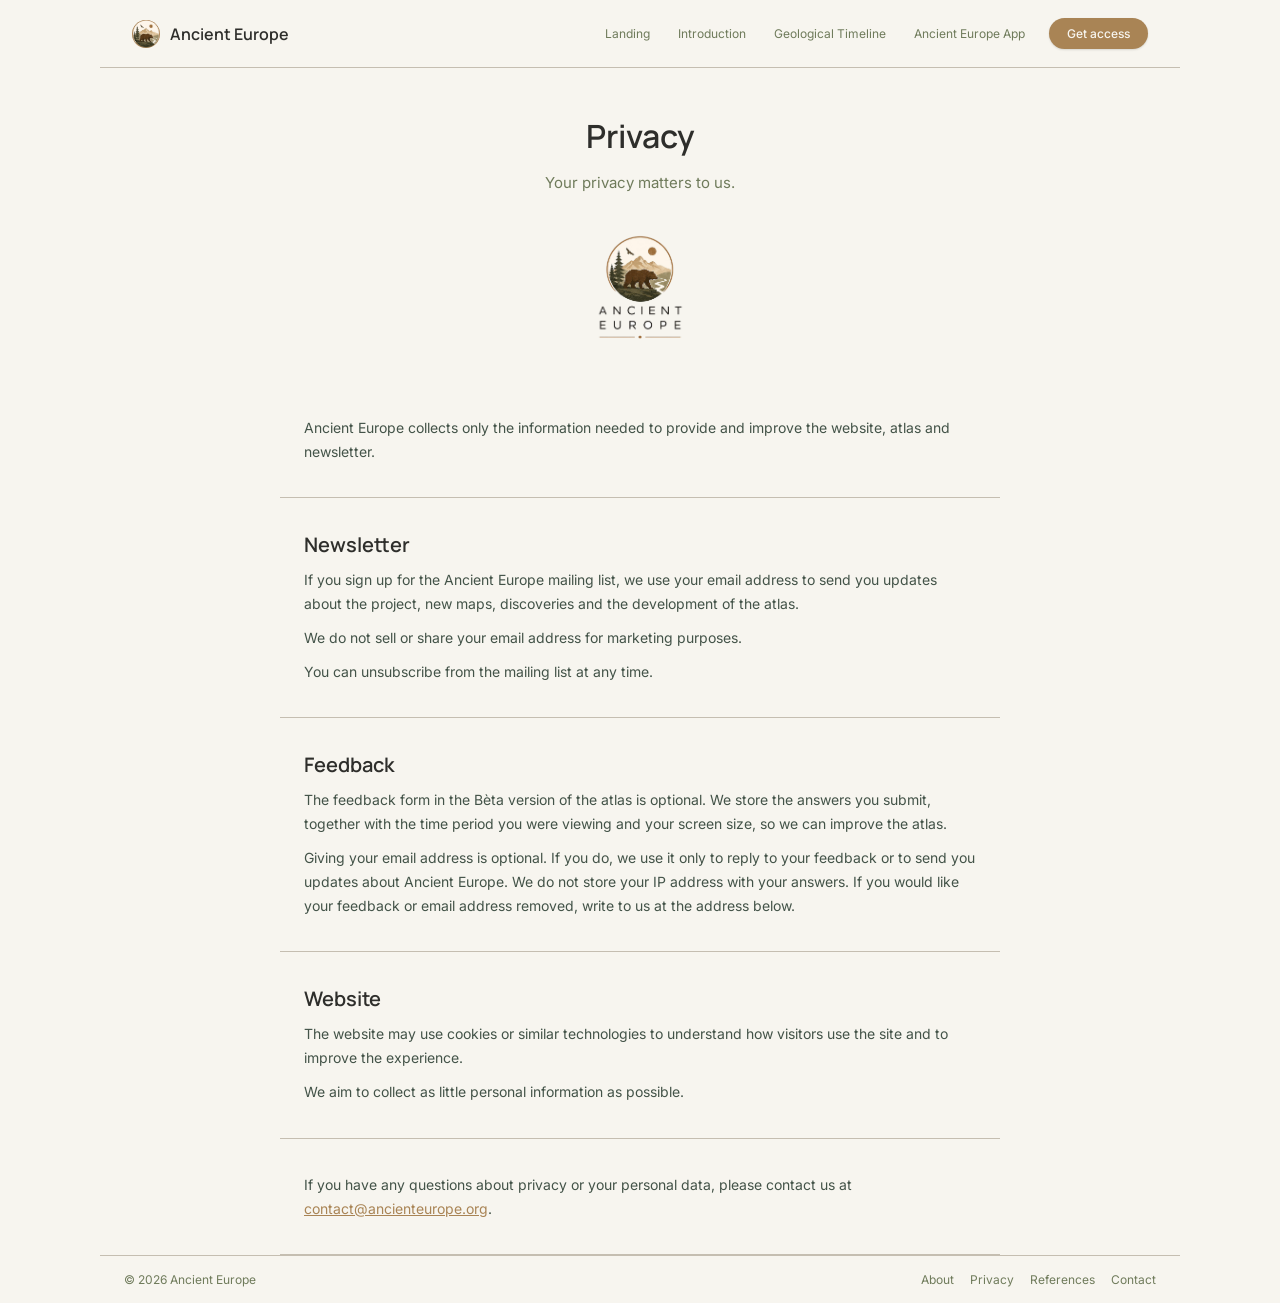
<file: ancient_europe_privacy.html>
<!DOCTYPE html>
<html lang="en">
<head>
<meta charset="UTF-8">
<title>Privacy — Ancient Europe</title>
<meta name="viewport" content="width=device-width, initial-scale=1.0">
<link rel="preconnect" href="https://fonts.googleapis.com">
<style>
@import url('https://fonts.googleapis.com/css2?family=Manrope:wght@500;600;700&family=Inter:wght@400;500&display=swap');

body { margin: 0; background: #F7F5EF; }

.cp32 * { box-sizing: border-box; margin: 0; padding: 0; }
.cp32 {
  --charcoal: #2E2E2B;
  --bronze: #A98455;
  --moss: #6F7B5B;
  --pine: #435348;
  --stone: #C5BEB1;
  --sand: #ECE7DD;
  --water: #7D99A5;
  --page-bg: #F7F5EF;
  font-family: 'Inter', sans-serif;
  background: var(--page-bg);
  color: var(--pine);
}
.cp32 h1, .cp32 h2, .cp32 h3, .cp32 .heading-font { font-family: 'Manrope', sans-serif; color: var(--charcoal); }

.cp-page32 { max-width: 1080px; margin: 0 auto; background: var(--page-bg); }

.site-nav32 { display: flex; align-items: center; justify-content: space-between; padding: 18px 32px; border-bottom: 1px solid var(--stone); }
.site-nav-logo32 { font-family: 'Manrope', sans-serif; font-weight: 600; font-size: 16px; color: var(--charcoal); display: flex; align-items: center; gap: 10px; }
.site-nav-logo32 .mark32 { width: 28px; height: 28px; border-radius: 50%; background: var(--bronze); flex-shrink: 0; }
.site-nav-links32 { display: flex; gap: 4px; align-items: center; }
.site-nav-link32 { font-size: 12px; padding: 6px 12px; border-radius: 20px; color: var(--moss); text-decoration: none; cursor: pointer; font-family: 'Inter', sans-serif; }
.site-nav-link32.active { background: var(--sand); color: var(--charcoal); font-weight: 500; }
.site-nav-link32.cta-button32 {
  background: var(--bronze); color: var(--page-bg); font-weight: 500;
  padding: 8px 18px; margin-left: 8px; box-shadow: 0 1px 2px rgba(46,46,43,0.15);
}

.cp-hero32 { padding: 48px 24px 20px; text-align: center; }
.cp-eyebrow32 { font-size: 11px; font-weight: 500; color: var(--bronze); background: rgba(169,132,85,0.14); display: inline-block; padding: 4px 14px; border-radius: 20px; margin-bottom: 20px; letter-spacing: 0.06em; text-transform: uppercase; font-family: 'Inter', sans-serif; }
.cp-hero32 h1 { font-size: 32px; font-weight: 600; line-height: 1.28; margin-bottom: 14px; max-width: 580px; margin-left: auto; margin-right: auto; }
.cp-hero32 p { font-size: 15px; color: var(--moss); line-height: 1.65; max-width: 480px; margin: 0 auto; }

.badge-divider32 { display: flex; justify-content: center; padding: 8px 0 28px; }
.badge-divider32 img { height: 130px; }

.narrative-section32 { padding: 34px 24px; border-bottom: 1px solid var(--stone); max-width: 720px; margin: 0 auto; }
.narrative-section32:last-of-type { border-bottom: none; }
.narrative-label32 { font-size: 11px; font-weight: 500; color: var(--bronze); letter-spacing: 0.06em; margin-bottom: 14px; text-transform: uppercase; font-family: 'Inter', sans-serif; }
.narrative-section32 h2 { font-size: 20px; font-weight: 600; margin-bottom: 10px; line-height: 1.3; }
.narrative-section32 p { font-size: 14px; color: var(--pine); line-height: 1.7; }
.narrative-section32 p + p { margin-top: 10px; }

.site-footer32 { padding: 16px 24px; display: flex; align-items: center; justify-content: space-between; border-top: 1px solid var(--stone); }
.site-footer32 span { font-size: 12px; color: var(--moss); }
.footer-links32 { display: flex; gap: 16px; }
.footer-links32 a { font-size: 12px; color: var(--moss); text-decoration: none; }

@media (max-width: 720px) {
  .narrative-section32 { padding: 28px 20px; }
}
</style>
</head>
<body>

<div class="cp32">
<div class="cp-page32">

  <nav class="site-nav32">
    <div class="site-nav-logo32"><img class="mark32" src="assets/images/icon_LOGO_circle_only.PNG" alt="Ancient Europe logo" style="object-fit:cover;"/> Ancient Europe</div>
    <div class="site-nav-links32">
      <a class="site-nav-link32" href="index.html">Landing</a>
      <a class="site-nav-link32" href="ancient_europe_introduction_page_v3_5.html">Introduction</a>
      <a class="site-nav-link32" href="ancient_europe_geological_timeline_v1_3.html">Geological Timeline</a>
      <a class="site-nav-link32" href="app.html">Ancient Europe App</a>
      <a class="site-nav-link32 cta-button32" href="index.html#pricing">Get access</a>
    </div>
  </nav>

  <div class="cp-hero32">
    <h1>Privacy</h1>
    <p>Your privacy matters to us.</p>
  </div>

  <div class="badge-divider32">
    <img src="assets/images/badge_ancienteurope_divider.PNG" alt="Ancient Europe logo">
  </div>

  <div class="narrative-section32">
    
    
    <div>
      <p>Ancient Europe collects only the information needed to provide and improve the website, atlas and newsletter.</p>
    </div>
  </div>

  <div class="narrative-section32">
    
    <h2>Newsletter</h2>
    <div>
      <p>If you sign up for the Ancient Europe mailing list, we use your email address to send you updates about the project, new maps, discoveries and the development of the atlas.</p>
      <p>We do not sell or share your email address for marketing purposes.</p>
      <p>You can unsubscribe from the mailing list at any time.</p>
    </div>
  </div>

  <div class="narrative-section32">
    
    <h2>Feedback</h2>
    <div>
      <p>The feedback form in the Bèta version of the atlas is optional. We store the answers you submit, together with the time period you were viewing and your screen size, so we can improve the atlas.</p>
      <p>Giving your email address is optional. If you do, we use it only to reply to your feedback or to send you updates about Ancient Europe. We do not store your IP address with your answers. If you would like your feedback or email address removed, write to us at the address below.</p>
    </div>
  </div>

  <div class="narrative-section32">
    
    <h2>Website</h2>
    <div>
      <p>The website may use cookies or similar technologies to understand how visitors use the site and to improve the experience.</p>
      <p>We aim to collect as little personal information as possible.</p>
    </div>
  </div>

  <div class="narrative-section32">
    
    
    <div>
      <p>If you have any questions about privacy or your personal data, please contact us at <a href="mailto:contact@ancienteurope.org" style="color:var(--bronze);">contact@ancienteurope.org</a>.</p>
    </div>
  </div>

  <div class="site-footer32">
    <span>&copy; 2026 Ancient Europe</span>
    <div class="footer-links32">
      <a href="ancient_europe_about.html">About</a>
      <a href="ancient_europe_privacy.html">Privacy</a>
      <a href="ancient_europe_references.html">References</a>
      <a href="ancient_europe_contact.html">Contact</a>
    </div>
  </div>

</div>
</div>
</body>
</html>
</file>
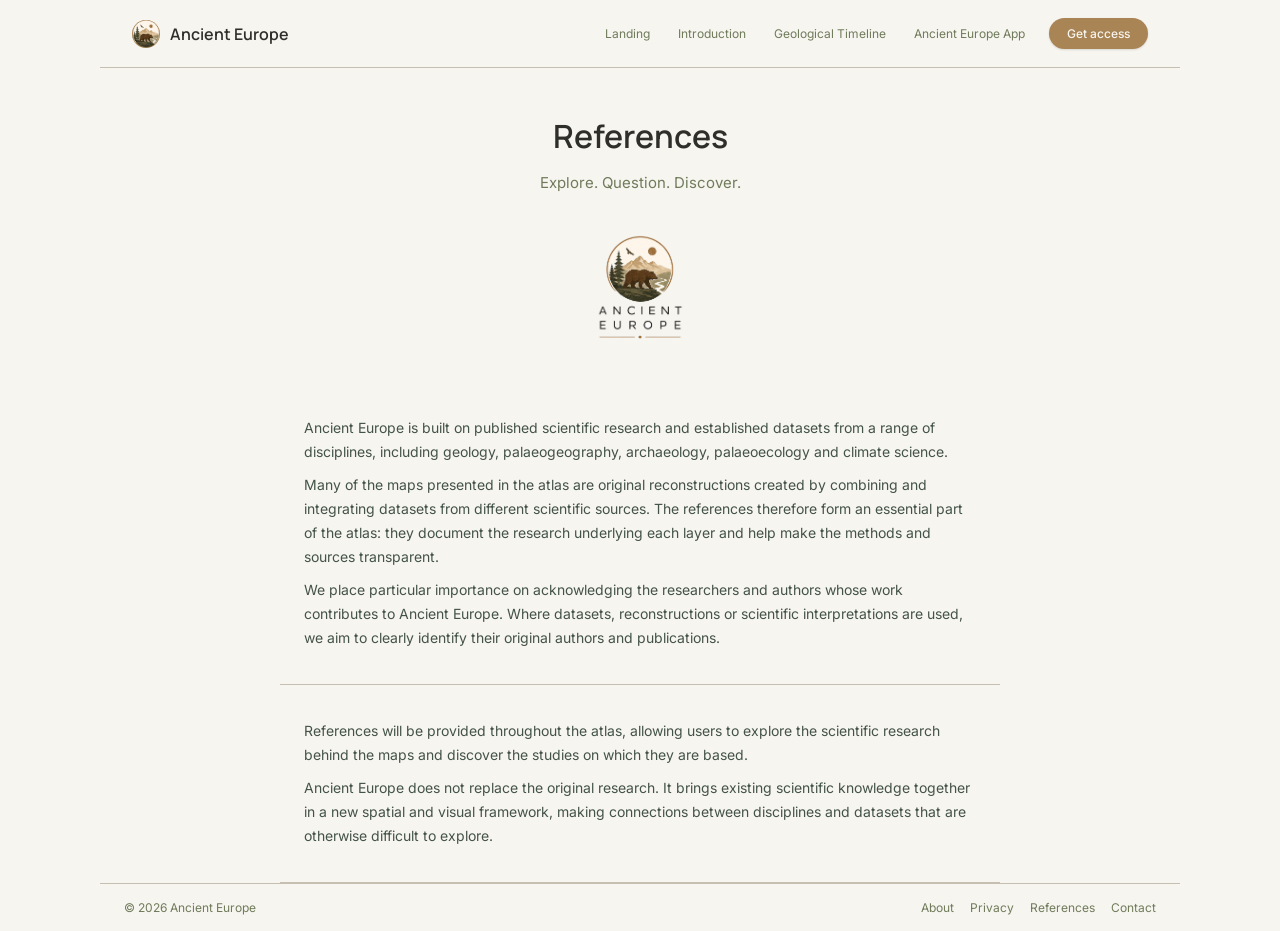
<file: ancient_europe_references.html>
<!DOCTYPE html>
<html lang="en">
<head>
<meta charset="UTF-8">
<title>References — Ancient Europe</title>
<meta name="viewport" content="width=device-width, initial-scale=1.0">
<link rel="preconnect" href="https://fonts.googleapis.com">
<style>
@import url('https://fonts.googleapis.com/css2?family=Manrope:wght@500;600;700&family=Inter:wght@400;500&display=swap');

body { margin: 0; background: #F7F5EF; }

.cp32 * { box-sizing: border-box; margin: 0; padding: 0; }
.cp32 {
  --charcoal: #2E2E2B;
  --bronze: #A98455;
  --moss: #6F7B5B;
  --pine: #435348;
  --stone: #C5BEB1;
  --sand: #ECE7DD;
  --water: #7D99A5;
  --page-bg: #F7F5EF;
  font-family: 'Inter', sans-serif;
  background: var(--page-bg);
  color: var(--pine);
}
.cp32 h1, .cp32 h2, .cp32 h3, .cp32 .heading-font { font-family: 'Manrope', sans-serif; color: var(--charcoal); }

.cp-page32 { max-width: 1080px; margin: 0 auto; background: var(--page-bg); }

.site-nav32 { display: flex; align-items: center; justify-content: space-between; padding: 18px 32px; border-bottom: 1px solid var(--stone); }
.site-nav-logo32 { font-family: 'Manrope', sans-serif; font-weight: 600; font-size: 16px; color: var(--charcoal); display: flex; align-items: center; gap: 10px; }
.site-nav-logo32 .mark32 { width: 28px; height: 28px; border-radius: 50%; background: var(--bronze); flex-shrink: 0; }
.site-nav-links32 { display: flex; gap: 4px; align-items: center; }
.site-nav-link32 { font-size: 12px; padding: 6px 12px; border-radius: 20px; color: var(--moss); text-decoration: none; cursor: pointer; font-family: 'Inter', sans-serif; }
.site-nav-link32.active { background: var(--sand); color: var(--charcoal); font-weight: 500; }
.site-nav-link32.cta-button32 {
  background: var(--bronze); color: var(--page-bg); font-weight: 500;
  padding: 8px 18px; margin-left: 8px; box-shadow: 0 1px 2px rgba(46,46,43,0.15);
}

.cp-hero32 { padding: 48px 24px 20px; text-align: center; }
.cp-eyebrow32 { font-size: 11px; font-weight: 500; color: var(--bronze); background: rgba(169,132,85,0.14); display: inline-block; padding: 4px 14px; border-radius: 20px; margin-bottom: 20px; letter-spacing: 0.06em; text-transform: uppercase; font-family: 'Inter', sans-serif; }
.cp-hero32 h1 { font-size: 32px; font-weight: 600; line-height: 1.28; margin-bottom: 14px; max-width: 580px; margin-left: auto; margin-right: auto; }
.cp-hero32 p { font-size: 15px; color: var(--moss); line-height: 1.65; max-width: 480px; margin: 0 auto; }

.badge-divider32 { display: flex; justify-content: center; padding: 8px 0 28px; }
.badge-divider32 img { height: 130px; }

.narrative-section32 { padding: 34px 24px; border-bottom: 1px solid var(--stone); max-width: 720px; margin: 0 auto; }
.narrative-section32:last-of-type { border-bottom: none; }
.narrative-label32 { font-size: 11px; font-weight: 500; color: var(--bronze); letter-spacing: 0.06em; margin-bottom: 14px; text-transform: uppercase; font-family: 'Inter', sans-serif; }
.narrative-section32 h2 { font-size: 20px; font-weight: 600; margin-bottom: 10px; line-height: 1.3; }
.narrative-section32 p { font-size: 14px; color: var(--pine); line-height: 1.7; }
.narrative-section32 p + p { margin-top: 10px; }

.site-footer32 { padding: 16px 24px; display: flex; align-items: center; justify-content: space-between; border-top: 1px solid var(--stone); }
.site-footer32 span { font-size: 12px; color: var(--moss); }
.footer-links32 { display: flex; gap: 16px; }
.footer-links32 a { font-size: 12px; color: var(--moss); text-decoration: none; }

@media (max-width: 720px) {
  .narrative-section32 { padding: 28px 20px; }
}
</style>
</head>
<body>

<div class="cp32">
<div class="cp-page32">

  <nav class="site-nav32">
    <div class="site-nav-logo32"><img class="mark32" src="assets/images/icon_LOGO_circle_only.PNG" alt="Ancient Europe logo" style="object-fit:cover;"/> Ancient Europe</div>
    <div class="site-nav-links32">
      <a class="site-nav-link32" href="index.html">Landing</a>
      <a class="site-nav-link32" href="ancient_europe_introduction_page_v3_5.html">Introduction</a>
      <a class="site-nav-link32" href="ancient_europe_geological_timeline_v1_3.html">Geological Timeline</a>
      <a class="site-nav-link32" href="app.html">Ancient Europe App</a>
      <a class="site-nav-link32 cta-button32" href="index.html#pricing">Get access</a>
    </div>
  </nav>

  <div class="cp-hero32">
    <h1>References</h1>
    <p>Explore. Question. Discover.</p>
  </div>

  <div class="badge-divider32">
    <img src="assets/images/badge_ancienteurope_divider.PNG" alt="Ancient Europe logo">
  </div>

  <div class="narrative-section32">
    
    
    <div>
      <p>Ancient Europe is built on published scientific research and established datasets from a range of disciplines, including geology, palaeogeography, archaeology, palaeoecology and climate science.</p>
      <p>Many of the maps presented in the atlas are original reconstructions created by combining and integrating datasets from different scientific sources. The references therefore form an essential part of the atlas: they document the research underlying each layer and help make the methods and sources transparent.</p>
      <p>We place particular importance on acknowledging the researchers and authors whose work contributes to Ancient Europe. Where datasets, reconstructions or scientific interpretations are used, we aim to clearly identify their original authors and publications.</p>
    </div>
  </div>

  <div class="narrative-section32">
    
    
    <div>
      <p>References will be provided throughout the atlas, allowing users to explore the scientific research behind the maps and discover the studies on which they are based.</p>
      <p>Ancient Europe does not replace the original research. It brings existing scientific knowledge together in a new spatial and visual framework, making connections between disciplines and datasets that are otherwise difficult to explore.</p>
    </div>
  </div>

  <div class="site-footer32">
    <span>&copy; 2026 Ancient Europe</span>
    <div class="footer-links32">
      <a href="ancient_europe_about.html">About</a>
      <a href="ancient_europe_privacy.html">Privacy</a>
      <a href="ancient_europe_references.html">References</a>
      <a href="ancient_europe_contact.html">Contact</a>
    </div>
  </div>

</div>
</div>
</body>
</html>
</file>
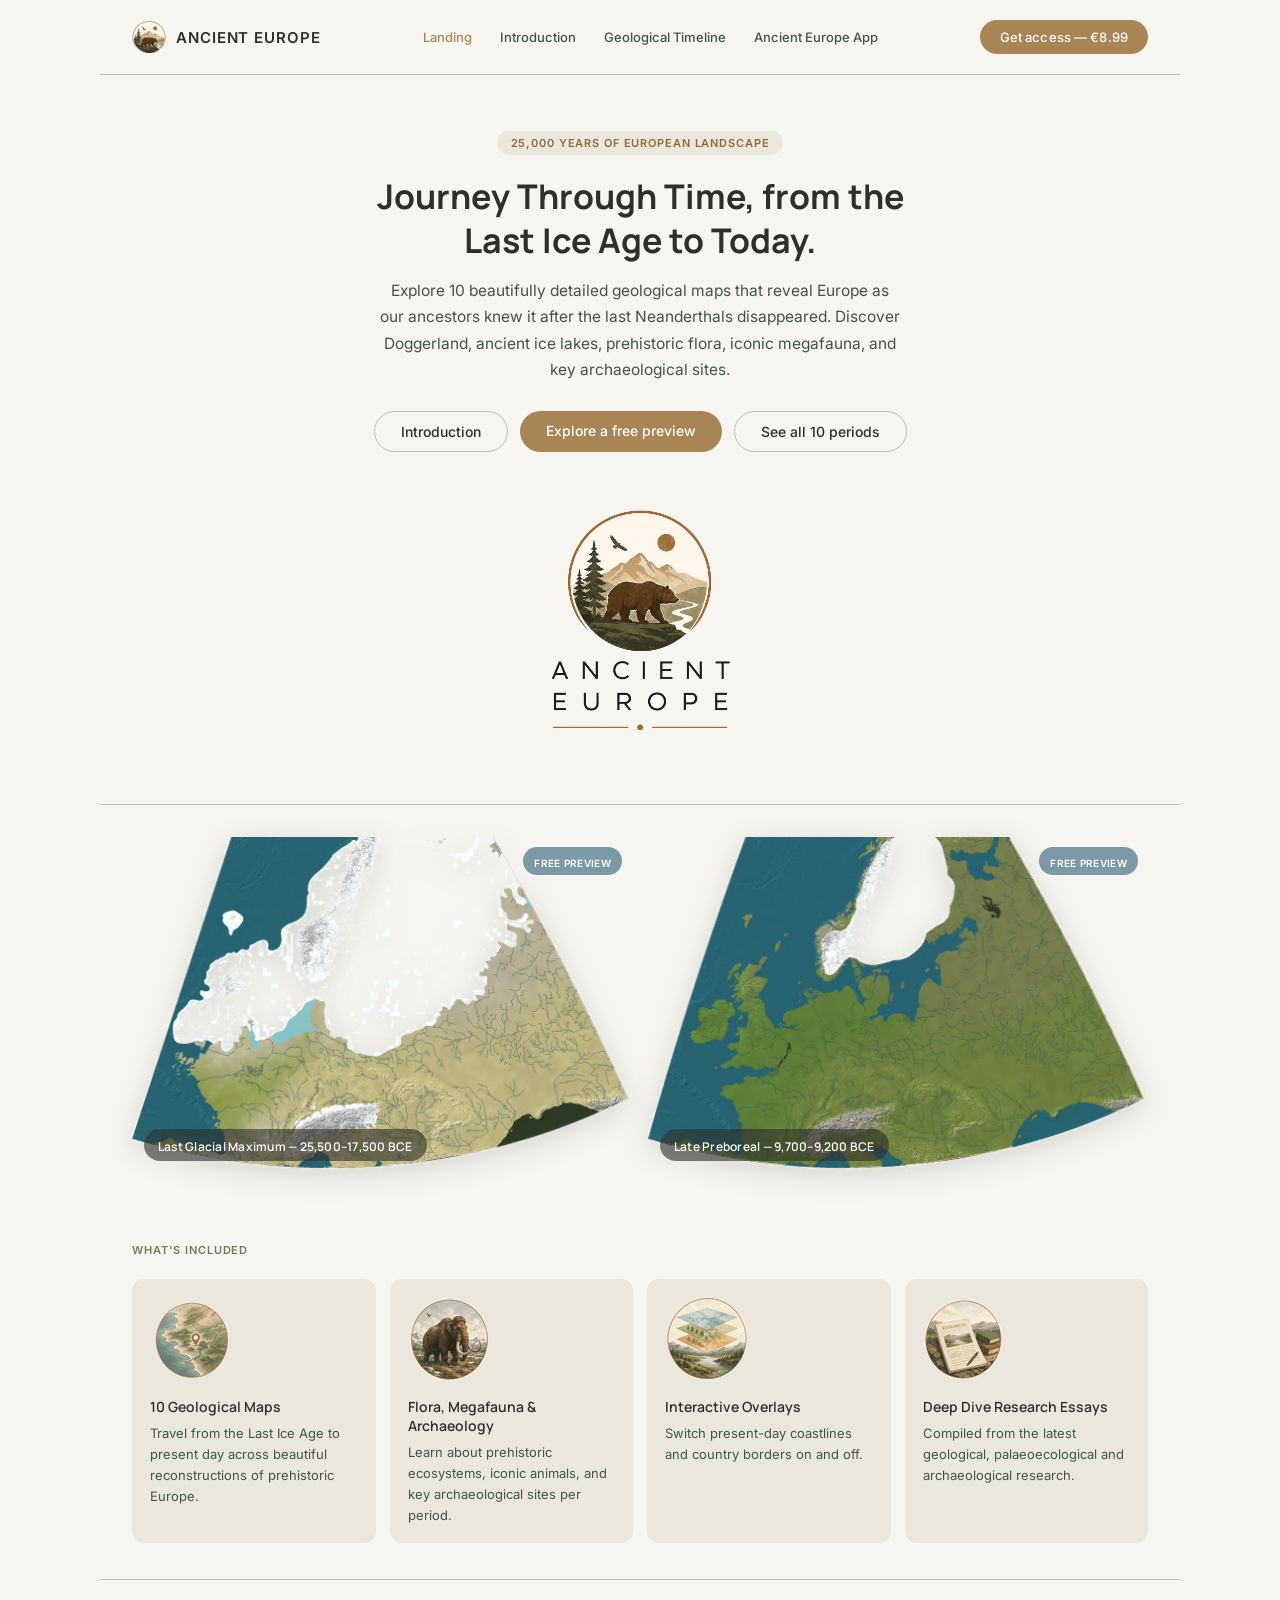
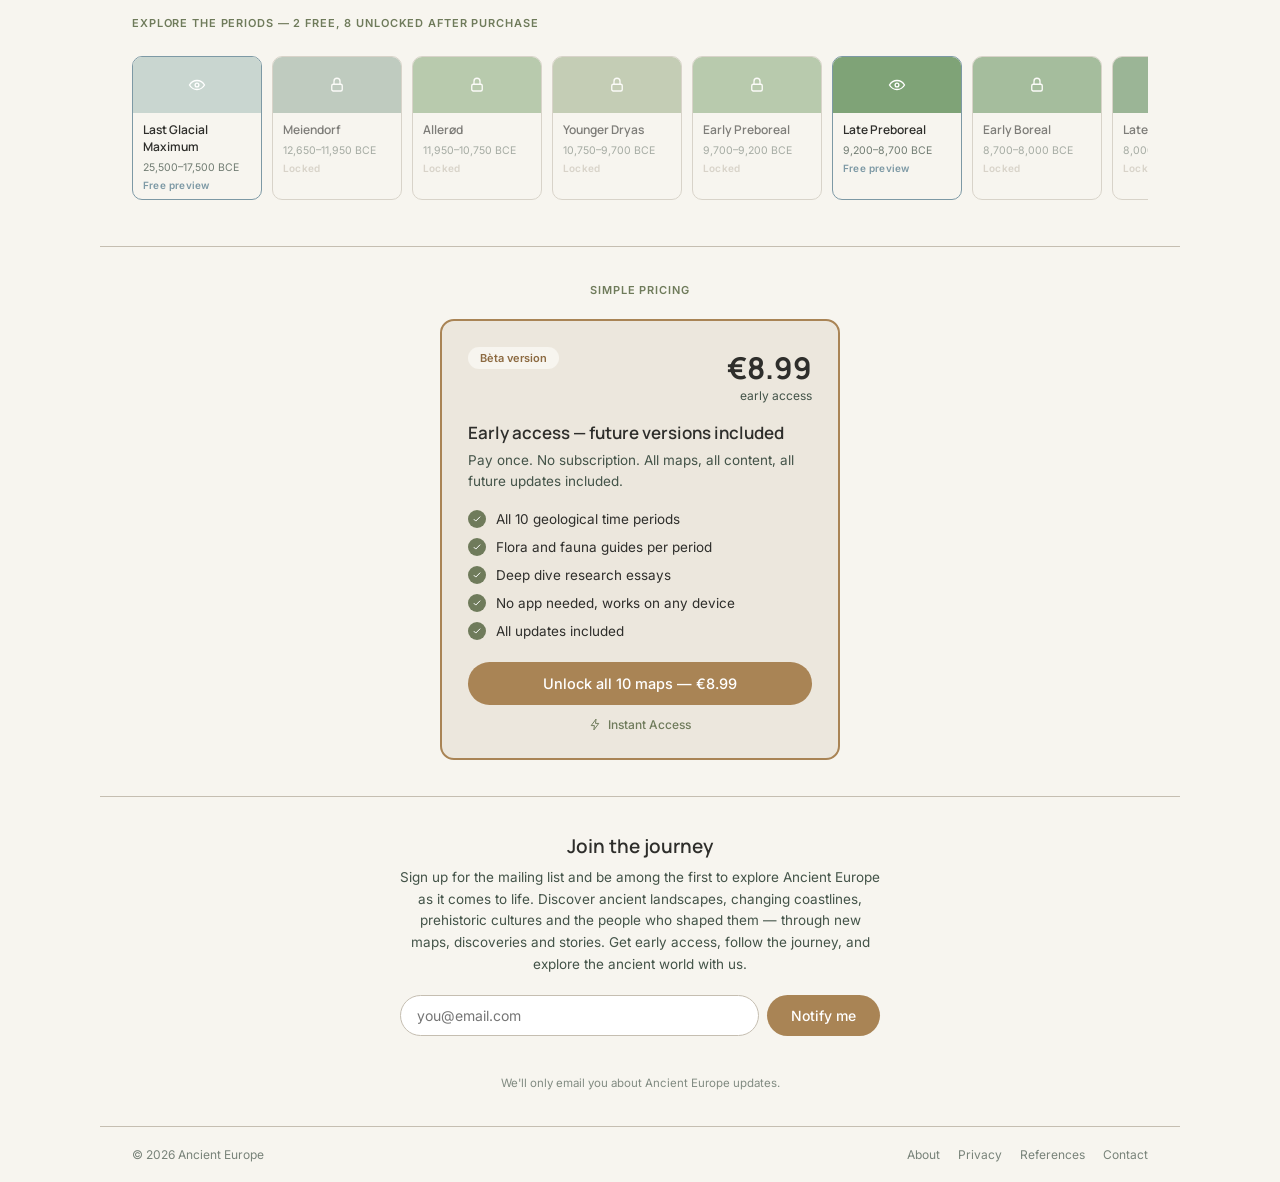
<file: introduction.html>
<!DOCTYPE html>
<html lang="en">
<head>
<meta charset="UTF-8">
<title>Ancient Europe — Landing Page</title>
<meta name="viewport" content="width=device-width, initial-scale=1.0">
<link rel="preconnect" href="https://fonts.googleapis.com">
<link href="https://fonts.googleapis.com/css2?family=Manrope:wght@500;600;700&family=Inter:wght@400;500;600&display=swap" rel="stylesheet">
<style>
  :root{
    --charcoal:#2E2E2B;
    --bronze:#A98455;
    --bronze-dark:#8C6A41;
    --moss:#6F7B5B;
    --pine:#435348;
    --stone:#C5BEB1;
    --sand:#ECE7DD;
    --water:#7D99A5;
    --page-bg:#F7F5EF;
  }
  *{box-sizing:border-box;margin:0;padding:0;}
  body{
    font-family:'Inter',sans-serif;
    background:var(--page-bg);
    color:var(--pine);
  }
  h1,h2,h3,.font-heading{font-family:'Manrope',sans-serif;color:var(--charcoal);}
  .lp{max-width:1080px;margin:0 auto;background:var(--page-bg);}

  /* NAV */
  .nav{display:flex;align-items:center;justify-content:space-between;padding:20px 32px;border-bottom:1px solid var(--stone);}
  .nav-logo{display:flex;align-items:center;gap:10px;font-size:15px;font-weight:600;letter-spacing:0.06em;color:var(--charcoal);text-transform:uppercase;}
  .nav-logo img{height:34px;width:34px;object-fit:contain;display:block;}
  .nav-cta{font-size:13px;padding:9px 20px;border-radius:24px;background:var(--bronze);color:#fff;border:none;cursor:pointer;font-weight:500;font-family:'Inter',sans-serif;letter-spacing:0.01em;transition:background .15s;text-decoration:none;display:inline-block;}
  .nav-cta:hover{background:var(--bronze-dark);}
  .nav-links{ display:flex; gap:28px; }
  .nav-links a{ font-size:13px; color: var(--pine); text-decoration:none; font-weight:500; }
  .nav-links a.current{ color: var(--bronze); }
  @media (max-width: 860px){ .nav-links{ display:none; } }

  /* HERO */
  .hero{padding:56px 32px 40px;text-align:center;border-bottom:1px solid var(--stone);}
  .hero-eyebrow{font-size:11px;font-weight:600;color:var(--bronze-dark);background:var(--sand);display:inline-block;padding:5px 14px;border-radius:20px;margin-bottom:20px;letter-spacing:0.08em;text-transform:uppercase;}
  .hero h1{font-size:34px;font-weight:700;line-height:1.28;margin-bottom:16px;max-width:600px;margin-left:auto;margin-right:auto;}
  .hero p{font-size:15.5px;color:var(--pine);line-height:1.7;max-width:520px;margin:0 auto 28px;}
  .hero-btns{display:flex;justify-content:center;gap:12px;flex-wrap:wrap;}
  .btn-primary{padding:11px 26px;border-radius:24px;background:var(--bronze);color:#fff;border:none;font-size:14px;font-weight:500;cursor:pointer;font-family:'Inter',sans-serif;text-decoration:none;display:inline-block;}
  .btn-primary:hover{background:var(--bronze-dark);}
  .btn-secondary{padding:11px 26px;border-radius:24px;background:transparent;color:var(--charcoal);border:1px solid var(--stone);font-size:14px;font-weight:500;cursor:pointer;font-family:'Inter',sans-serif;text-decoration:none;display:inline-block;}
  .btn-secondary:hover{border-color:var(--moss);}

  .hero-logo{display:flex;justify-content:center;margin-top:32px;}
  .hero-logo img{width:280px;height:280px;object-fit:contain;display:block;}

  /* MAP PREVIEW — two free-period wedge figures, floating on the page (no card frame) */
  .map-preview-section{padding:32px 32px 36px;}
  .map-preview-grid{display:grid;grid-template-columns:1fr 1fr;gap:16px;}
  .map-figure{position:relative;aspect-ratio:3/2;display:flex;align-items:center;justify-content:center;}
  .map-figure img{width:100%;height:100%;object-fit:contain;display:block;filter:drop-shadow(0 6px 14px rgba(46,46,43,0.16));}
  .map-figure-label{position:absolute;bottom:10px;left:12px;background:rgba(46,46,43,0.6);padding:6px 14px;border-radius:20px;}
  .map-figure-label span{font-size:12px;color:#fff;font-weight:600;font-family:'Manrope',sans-serif;letter-spacing:0.02em;}
  .map-figure-freetag{position:absolute;top:10px;right:10px;background:var(--water);padding:4px 11px;border-radius:20px;}
  .map-figure-freetag span{font-size:10px;color:#fff;font-weight:600;letter-spacing:0.03em;text-transform:uppercase;}

  /* SECTIONS */
  .section{padding:36px 32px;border-bottom:1px solid var(--stone);}
  .section-label{font-size:11px;font-weight:600;color:var(--moss);letter-spacing:0.08em;text-transform:uppercase;margin-bottom:22px;}
  .features-grid{display:grid;grid-template-columns:repeat(auto-fit,minmax(180px,1fr));gap:14px;}
  .feat-card{padding:18px;background:var(--sand);border-radius:12px;}
  .feat-icon{width:86px;height:86px;border-radius:50%;display:block;margin-bottom:14px;object-fit:contain;}
  .feat-card p{font-size:14px;font-weight:600;color:var(--charcoal);margin-bottom:6px;font-family:'Manrope',sans-serif;}
  .feat-card span{font-size:13px;color:var(--pine);line-height:1.55;}

  .preview-strip{display:flex;gap:10px;overflow-x:auto;padding:4px 0 10px;}
  .period-preview{flex-shrink:0;width:130px;border-radius:10px;border:1px solid var(--stone);overflow:hidden;cursor:pointer;background:var(--page-bg);display:block;text-decoration:none;color:inherit;}
  .period-preview.locked{opacity:0.6;}
  .period-preview.free{border-color:var(--water);}
  .pp-map{height:56px;display:flex;align-items:center;justify-content:center;color:#fff;}
  .pp-map svg{width:18px;height:18px;}
  .pp-label{padding:8px 10px;}
  .pp-label p{font-size:12px;font-weight:600;color:var(--charcoal);font-family:'Manrope',sans-serif;}
  .pp-label span{font-size:10.5px;color:var(--pine);opacity:0.75;}
  .pp-tag{font-size:10px;font-weight:600;margin-top:4px;letter-spacing:0.02em;}
  .pp-tag.free{color:var(--water);}
  .pp-tag.locked{color:var(--stone);}

  /* PRICING */
  .pricing-section{padding:36px 32px;border-bottom:1px solid var(--stone);}
  .pricing-card{border:2px solid var(--bronze);border-radius:14px;padding:26px;max-width:400px;margin:0 auto;background:var(--sand);}
  .pricing-top{display:flex;align-items:flex-start;justify-content:space-between;margin-bottom:18px;}
  .pricing-badge{font-size:11px;background:var(--page-bg);color:var(--bronze-dark);padding:4px 12px;border-radius:20px;font-weight:600;}
  .price-display{text-align:right;}
  .price-display .amount{font-size:30px;font-weight:700;color:var(--charcoal);font-family:'Manrope',sans-serif;}
  .price-display .sub{font-size:12px;color:var(--pine);}
  .pricing-title{font-size:17px;font-weight:600;color:var(--charcoal);margin-bottom:6px;font-family:'Manrope',sans-serif;}
  .pricing-desc{font-size:13.5px;color:var(--pine);margin-bottom:18px;line-height:1.55;}
  .pricing-features{display:flex;flex-direction:column;gap:10px;margin-bottom:22px;}
  .pf-row{display:flex;align-items:center;gap:10px;font-size:13.5px;color:var(--charcoal);}
  .pf-row .check{width:18px;height:18px;border-radius:50%;background:var(--moss);color:#fff;display:flex;align-items:center;justify-content:center;flex-shrink:0;}
  .pf-row .check svg{width:10px;height:10px;}
  .buy-btn{width:100%;padding:13px;border-radius:24px;background:var(--bronze);color:#fff;border:none;font-size:14.5px;font-weight:500;cursor:pointer;font-family:'Inter',sans-serif;display:block;box-sizing:border-box;text-align:center;text-decoration:none;}
  .buy-btn:hover{background:var(--bronze-dark);}
  .guarantee{display:flex;align-items:center;justify-content:center;gap:6px;margin-top:12px;font-size:12px;color:var(--moss);font-weight:500;}
  .guarantee svg{width:13px;height:13px;}

  /* SOCIAL PROOF */
  .social-proof{padding:32px;border-bottom:1px solid var(--stone);}
  .testimonials{display:grid;grid-template-columns:repeat(auto-fit,minmax(200px,1fr));gap:12px;}
  .tcard{padding:18px;background:var(--sand);border-radius:12px;}
  .tcard-stars{color:var(--bronze);font-size:13px;margin-bottom:10px;letter-spacing:2px;}
  .tcard p{font-size:13px;color:var(--pine);line-height:1.6;margin-bottom:10px;font-style:italic;}
  .tcard-author{font-size:12px;font-weight:600;color:var(--charcoal);font-family:'Manrope',sans-serif;}

  /* MAILING LIST */
  .mailing-section{padding:36px 32px;border-bottom:1px solid var(--stone);}
  .mailing-card{max-width:480px;margin:0 auto;text-align:center;}
  .mailing-card h3{font-size:19px;font-weight:600;margin-bottom:8px;}
  .mailing-card p{font-size:13.5px;color:var(--pine);line-height:1.6;margin-bottom:20px;}
  .mailing-form{display:flex;gap:8px;flex-wrap:wrap;justify-content:center;}
  .mailing-form input[type="email"]{flex:1;min-width:200px;padding:11px 16px;border-radius:24px;border:1px solid var(--stone);font-family:'Inter',sans-serif;font-size:14px;color:var(--charcoal);background:#fff;}
  .mailing-form input[type="email"]:focus{outline:none;border-color:var(--bronze);}
  .mailing-form button{padding:11px 24px;border-radius:24px;background:var(--bronze);color:#fff;border:none;font-size:14px;font-weight:500;cursor:pointer;font-family:'Inter',sans-serif;white-space:nowrap;}
  .mailing-form button:hover{background:var(--bronze-dark);}
  .mailing-form button:disabled{opacity:0.6;cursor:default;}
  .mailing-note{font-size:11.5px;color:var(--pine);opacity:0.65;margin-top:10px;}
  .mailing-status{font-size:13px;margin-top:12px;min-height:18px;}
  .mailing-status.success{color:var(--moss);font-weight:500;}
  .mailing-status.error{color:#b5543f;font-weight:500;}

  .footer{padding:20px 32px;display:flex;align-items:center;justify-content:space-between;flex-wrap:wrap;gap:10px;}
  .footer span{font-size:12px;color:var(--pine);opacity:0.7;}
  .footer-links{display:flex;gap:18px;}
  .footer-links a{font-size:12px;color:var(--pine);opacity:0.7;text-decoration:none;}
  .footer-links a:hover{opacity:1;color:var(--bronze-dark);}
</style>
</head>
<body>

<div class="lp">

  <nav class="nav">
    <div class="nav-logo"><img src="assets/images/icon_LOGO_circle_only.PNG" alt="Ancient Europe" /> Ancient Europe</div>
    <div class="nav-links">
      <a href="index.html" class="current">Landing</a>
      <a href="ancient_europe_introduction_page_v3_5.html">Introduction</a>
      <a href="ancient_europe_geological_timeline_v1_3.html">Geological Timeline</a>
      <a href="app.html">Ancient Europe App</a>
    </div>
    <a class="nav-cta" href="#pricing">Get access — €8.99</a>
  </nav>

  <div class="hero">
    <div class="hero-eyebrow">25,000 years of European landscape</div>
    <h1>Journey Through Time, from the Last Ice Age to Today.</h1>
    <p>Explore 10 beautifully detailed geological maps that reveal Europe as our ancestors knew it after the last Neanderthals disappeared. Discover Doggerland, ancient ice lakes, prehistoric flora, iconic megafauna, and key archaeological sites.</p>
    <div class="hero-btns">
      <a class="btn-secondary" href="ancient_europe_introduction_page_v3_5.html">Introduction</a>
      <a class="btn-primary" href="app.html?period=lgm">Explore a free preview</a>
      <a class="btn-secondary" href="ancient_europe_geological_timeline_v1_3.html">See all 10 periods</a>
    </div>

    <div class="hero-logo">
      <img src="assets/images/badge_ancienteurope_divider.PNG" alt="Ancient Europe logo">
    </div>

  </div>

  <div class="map-preview-section">
    <div class="map-preview-grid">
      <div class="map-figure">
        <img src="assets/images/map_lgm_free_preview.PNG" alt="Last Glacial Maximum map" />
        <div class="map-figure-freetag"><span>Free preview</span></div>
        <div class="map-figure-label"><span>Last Glacial Maximum &mdash; 25,500&ndash;17,500 BCE</span></div>
      </div>
      <div class="map-figure">
        <img src="assets/images/map_latepreboreal_free_preview.PNG" alt="Late Preboreal map, showing Doggerland" />
        <div class="map-figure-freetag"><span>Free preview</span></div>
        <div class="map-figure-label"><span>Late Preboreal &mdash; 9,700&ndash;9,200 BCE</span></div>
      </div>
    </div>
  </div>

  <div class="section">
    <div class="section-label">What's Included</div>
    <div class="features-grid">
      <div class="feat-card">
        <img class="feat-icon" src="assets/images/icon_maps.PNG" alt="maps icon">
        <p>10 Geological Maps</p>
        <span>Travel from the Last Ice Age to present day across beautiful reconstructions of prehistoric Europe.</span>
      </div>
      <div class="feat-card">
        <img class="feat-icon" src="assets/images/icon_florafauna.PNG" alt="florafauna icon">
        <p>Flora, Megafauna &amp; Archaeology</p>
        <span>Learn about prehistoric ecosystems, iconic animals, and key archaeological sites per period.</span>
      </div>
      <div class="feat-card">
        <img class="feat-icon" src="assets/images/icon_Overlays.PNG" alt="Overlays icon">
        <p>Interactive Overlays</p>
        <span>Switch present-day coastlines and country borders on and off.</span>
      </div>
      <div class="feat-card">
        <img class="feat-icon" src="assets/images/icon_deepdive.PNG" alt="deepdive icon">
        <p>Deep Dive Research Essays</p>
        <span>Compiled from the latest geological, palaeoecological and archaeological research.</span>
      </div>
    </div>
  </div>

  <div class="section" id="periods">
    <div class="section-label">Explore the periods — 2 free, 8 unlocked after purchase</div>
    <div class="preview-strip">
      <a class="period-preview free" href="app.html?period=lgm">
        <div class="pp-map" style="background:#c9d6d0;">
          <svg viewBox="0 0 24 24" fill="none" xmlns="http://www.w3.org/2000/svg"><path d="M2 12s3.5-6 10-6 10 6 10 6-3.5 6-10 6-10-6-10-6Z" stroke="white" stroke-width="1.8"/><circle cx="12" cy="12" r="2.5" stroke="white" stroke-width="1.8"/></svg>
        </div>
        <div class="pp-label"><p>Last Glacial Maximum</p><span>25,500–17,500 BCE</span><div class="pp-tag free">Free preview</div></div>
      </a>
      <a class="period-preview locked" href="#pricing">
        <div class="pp-map" style="background:#9ab0a0;">
          <svg viewBox="0 0 24 24" fill="none" xmlns="http://www.w3.org/2000/svg"><rect x="5" y="11" width="14" height="9" rx="2" stroke="white" stroke-width="1.8"/><path d="M8 11V7a4 4 0 0 1 8 0v4" stroke="white" stroke-width="1.8" stroke-linecap="round"/></svg>
        </div>
        <div class="pp-label"><p>Meiendorf</p><span>12,650–11,950 BCE</span><div class="pp-tag locked">Locked</div></div>
      </a>
      <a class="period-preview locked" href="#pricing">
        <div class="pp-map" style="background:#8fae82;">
          <svg viewBox="0 0 24 24" fill="none" xmlns="http://www.w3.org/2000/svg"><rect x="5" y="11" width="14" height="9" rx="2" stroke="white" stroke-width="1.8"/><path d="M8 11V7a4 4 0 0 1 8 0v4" stroke="white" stroke-width="1.8" stroke-linecap="round"/></svg>
        </div>
        <div class="pp-label"><p>Allerød</p><span>11,950–10,750 BCE</span><div class="pp-tag locked">Locked</div></div>
      </a>
      <a class="period-preview locked" href="#pricing">
        <div class="pp-map" style="background:#a3b48f;">
          <svg viewBox="0 0 24 24" fill="none" xmlns="http://www.w3.org/2000/svg"><rect x="5" y="11" width="14" height="9" rx="2" stroke="white" stroke-width="1.8"/><path d="M8 11V7a4 4 0 0 1 8 0v4" stroke="white" stroke-width="1.8" stroke-linecap="round"/></svg>
        </div>
        <div class="pp-label"><p>Younger Dryas</p><span>10,750–9,700 BCE</span><div class="pp-tag locked">Locked</div></div>
      </a>
      <a class="period-preview locked" href="#pricing">
        <div class="pp-map" style="background:#8fae82;">
          <svg viewBox="0 0 24 24" fill="none" xmlns="http://www.w3.org/2000/svg"><rect x="5" y="11" width="14" height="9" rx="2" stroke="white" stroke-width="1.8"/><path d="M8 11V7a4 4 0 0 1 8 0v4" stroke="white" stroke-width="1.8" stroke-linecap="round"/></svg>
        </div>
        <div class="pp-label"><p>Early Preboreal</p><span>9,700–9,200 BCE</span><div class="pp-tag locked">Locked</div></div>
      </a>
      <a class="period-preview free" href="app.html?period=late-preboreal">
        <div class="pp-map" style="background:#7fa377;">
          <svg viewBox="0 0 24 24" fill="none" xmlns="http://www.w3.org/2000/svg"><path d="M2 12s3.5-6 10-6 10 6 10 6-3.5 6-10 6-10-6-10-6Z" stroke="white" stroke-width="1.8"/><circle cx="12" cy="12" r="2.5" stroke="white" stroke-width="1.8"/></svg>
        </div>
        <div class="pp-label"><p>Late Preboreal</p><span>9,200–8,700 BCE</span><div class="pp-tag free">Free preview</div></div>
      </a>
      <a class="period-preview locked" href="#pricing">
        <div class="pp-map" style="background:#6f9868;">
          <svg viewBox="0 0 24 24" fill="none" xmlns="http://www.w3.org/2000/svg"><rect x="5" y="11" width="14" height="9" rx="2" stroke="white" stroke-width="1.8"/><path d="M8 11V7a4 4 0 0 1 8 0v4" stroke="white" stroke-width="1.8" stroke-linecap="round"/></svg>
        </div>
        <div class="pp-label"><p>Early Boreal</p><span>8,700–8,000 BCE</span><div class="pp-tag locked">Locked</div></div>
      </a>
      <a class="period-preview locked" href="#pricing">
        <div class="pp-map" style="background:#5f8c5c;">
          <svg viewBox="0 0 24 24" fill="none" xmlns="http://www.w3.org/2000/svg"><rect x="5" y="11" width="14" height="9" rx="2" stroke="white" stroke-width="1.8"/><path d="M8 11V7a4 4 0 0 1 8 0v4" stroke="white" stroke-width="1.8" stroke-linecap="round"/></svg>
        </div>
        <div class="pp-label"><p>Late Boreal</p><span>8,000–7,200 BCE</span><div class="pp-tag locked">Locked</div></div>
      </a>
      <a class="period-preview locked" href="#pricing">
        <div class="pp-map" style="background:#4f8060;">
          <svg viewBox="0 0 24 24" fill="none" xmlns="http://www.w3.org/2000/svg"><rect x="5" y="11" width="14" height="9" rx="2" stroke="white" stroke-width="1.8"/><path d="M8 11V7a4 4 0 0 1 8 0v4" stroke="white" stroke-width="1.8" stroke-linecap="round"/></svg>
        </div>
        <div class="pp-label"><p>Atlantic</p><span>6,500–4,500 BCE</span><div class="pp-tag locked">Locked</div></div>
      </a>
      <a class="period-preview locked" href="#pricing">
        <div class="pp-map" style="background:#3f6b52;">
          <svg viewBox="0 0 24 24" fill="none" xmlns="http://www.w3.org/2000/svg"><rect x="5" y="11" width="14" height="9" rx="2" stroke="white" stroke-width="1.8"/><path d="M8 11V7a4 4 0 0 1 8 0v4" stroke="white" stroke-width="1.8" stroke-linecap="round"/></svg>
        </div>
        <div class="pp-label"><p>Present Day</p><span>0 BCE</span><div class="pp-tag locked">Locked</div></div>
      </a>
    </div>
  </div>

  <div class="pricing-section" id="pricing">
    <div class="section-label" style="text-align:center;">Simple pricing</div>
    <div class="pricing-card">
      <div class="pricing-top">
        <div><div class="pricing-badge">Bèta version</div></div>
        <div class="price-display">
          <div class="amount">€8.99</div>
          <div class="sub">early access</div>
        </div>
      </div>
      <div class="pricing-title">Early access — future versions included</div>
      <div class="pricing-desc">Pay once. No subscription. All maps, all content, all future updates included.</div>
      <div class="pricing-features">
        <div class="pf-row"><span class="check"><svg viewBox="0 0 24 24" fill="none" xmlns="http://www.w3.org/2000/svg"><path d="M5 13l4 4L19 7" stroke="white" stroke-width="2.4" stroke-linecap="round" stroke-linejoin="round"/></svg></span> All 10 geological time periods</div>
        <div class="pf-row"><span class="check"><svg viewBox="0 0 24 24" fill="none" xmlns="http://www.w3.org/2000/svg"><path d="M5 13l4 4L19 7" stroke="white" stroke-width="2.4" stroke-linecap="round" stroke-linejoin="round"/></svg></span> Flora and fauna guides per period</div>
        <div class="pf-row"><span class="check"><svg viewBox="0 0 24 24" fill="none" xmlns="http://www.w3.org/2000/svg"><path d="M5 13l4 4L19 7" stroke="white" stroke-width="2.4" stroke-linecap="round" stroke-linejoin="round"/></svg></span> Deep dive research essays</div>
        <div class="pf-row"><span class="check"><svg viewBox="0 0 24 24" fill="none" xmlns="http://www.w3.org/2000/svg"><path d="M5 13l4 4L19 7" stroke="white" stroke-width="2.4" stroke-linecap="round" stroke-linejoin="round"/></svg></span> No app needed, works on any device</div>
        <div class="pf-row"><span class="check"><svg viewBox="0 0 24 24" fill="none" xmlns="http://www.w3.org/2000/svg"><path d="M5 13l4 4L19 7" stroke="white" stroke-width="2.4" stroke-linecap="round" stroke-linejoin="round"/></svg></span> All updates included</div>
      </div>
      <!-- TODO: replace href with the real Gumroad checkout link once the product is live -->
      <a class="buy-btn" href="app.html">Unlock all 10 maps — €8.99</a>
      <div class="guarantee">
        <svg viewBox="0 0 24 24" fill="none" xmlns="http://www.w3.org/2000/svg"><path d="M13 2 4 14h6l-1 8 9-12h-6l1-8Z" stroke="#6F7B5B" stroke-width="1.8" stroke-linejoin="round"/></svg>
        Instant Access
      </div>
    </div>
  </div>

  <div class="mailing-section">
    <div class="mailing-card">
      <h3>Join the journey</h3>
      <p>Sign up for the mailing list and be among the first to explore Ancient Europe as it comes to life. Discover ancient landscapes, changing coastlines, prehistoric cultures and the people who shaped them — through new maps, discoveries and stories. Get early access, follow the journey, and explore the ancient world with us.</p>
      <form class="mailing-form" id="mailing-form">
        <input type="email" id="mailing-email" name="email" placeholder="you@email.com" required autocomplete="email">
        <button type="submit" id="mailing-submit">Notify me</button>
      </form>
      <div class="mailing-status" id="mailing-status" role="status" aria-live="polite"></div>
      <div class="mailing-note">We'll only email you about Ancient Europe updates.</div>
    </div>
  </div>

  <div class="footer">
    <span>© 2026 Ancient Europe</span>
    <div class="footer-links">
      <a href="ancient_europe_about.html">About</a>
      <a href="ancient_europe_privacy.html">Privacy</a>
      <a href="ancient_europe_references.html">References</a>
      <a href="ancient_europe_contact.html">Contact</a>
    </div>
  </div>

</div>

<script>
  // Mailing list signup — POSTs to a Cloudflare Worker endpoint backed by KV.
  // Replace MAILING_ENDPOINT with your deployed Worker route once it's live,
  // e.g. "https://signup.ancienteurope.org" or a workers.dev URL.
  const MAILING_ENDPOINT = "https://signup.ancienteurope.org/subscribe";

  const mailingForm = document.getElementById('mailing-form');
  const mailingEmail = document.getElementById('mailing-email');
  const mailingSubmit = document.getElementById('mailing-submit');
  const mailingStatus = document.getElementById('mailing-status');

  mailingForm.addEventListener('submit', async function(e){
    e.preventDefault();
    const email = mailingEmail.value.trim();
    if(!email){ return; }

    mailingSubmit.disabled = true;
    mailingSubmit.textContent = 'Adding…';
    mailingStatus.textContent = '';
    mailingStatus.className = 'mailing-status';

    try{
      const res = await fetch(MAILING_ENDPOINT, {
        method: 'POST',
        headers: { 'Content-Type': 'application/json' },
        body: JSON.stringify({ email: email, source: 'landing' })
      });

      if(!res.ok){
        const data = await res.json().catch(function(){ return {}; });
        throw new Error(data.error || 'Something went wrong.');
      }

      mailingStatus.textContent = "You're on the list — thanks!";
      mailingStatus.className = 'mailing-status success';
      mailingForm.reset();
    } catch(err){
      mailingStatus.textContent = err.message || "Couldn't sign up right now — try again shortly.";
      mailingStatus.className = 'mailing-status error';
    } finally {
      mailingSubmit.disabled = false;
      mailingSubmit.textContent = 'Notify me';
    }
  });
</script>

</body>
</html>
</file>
